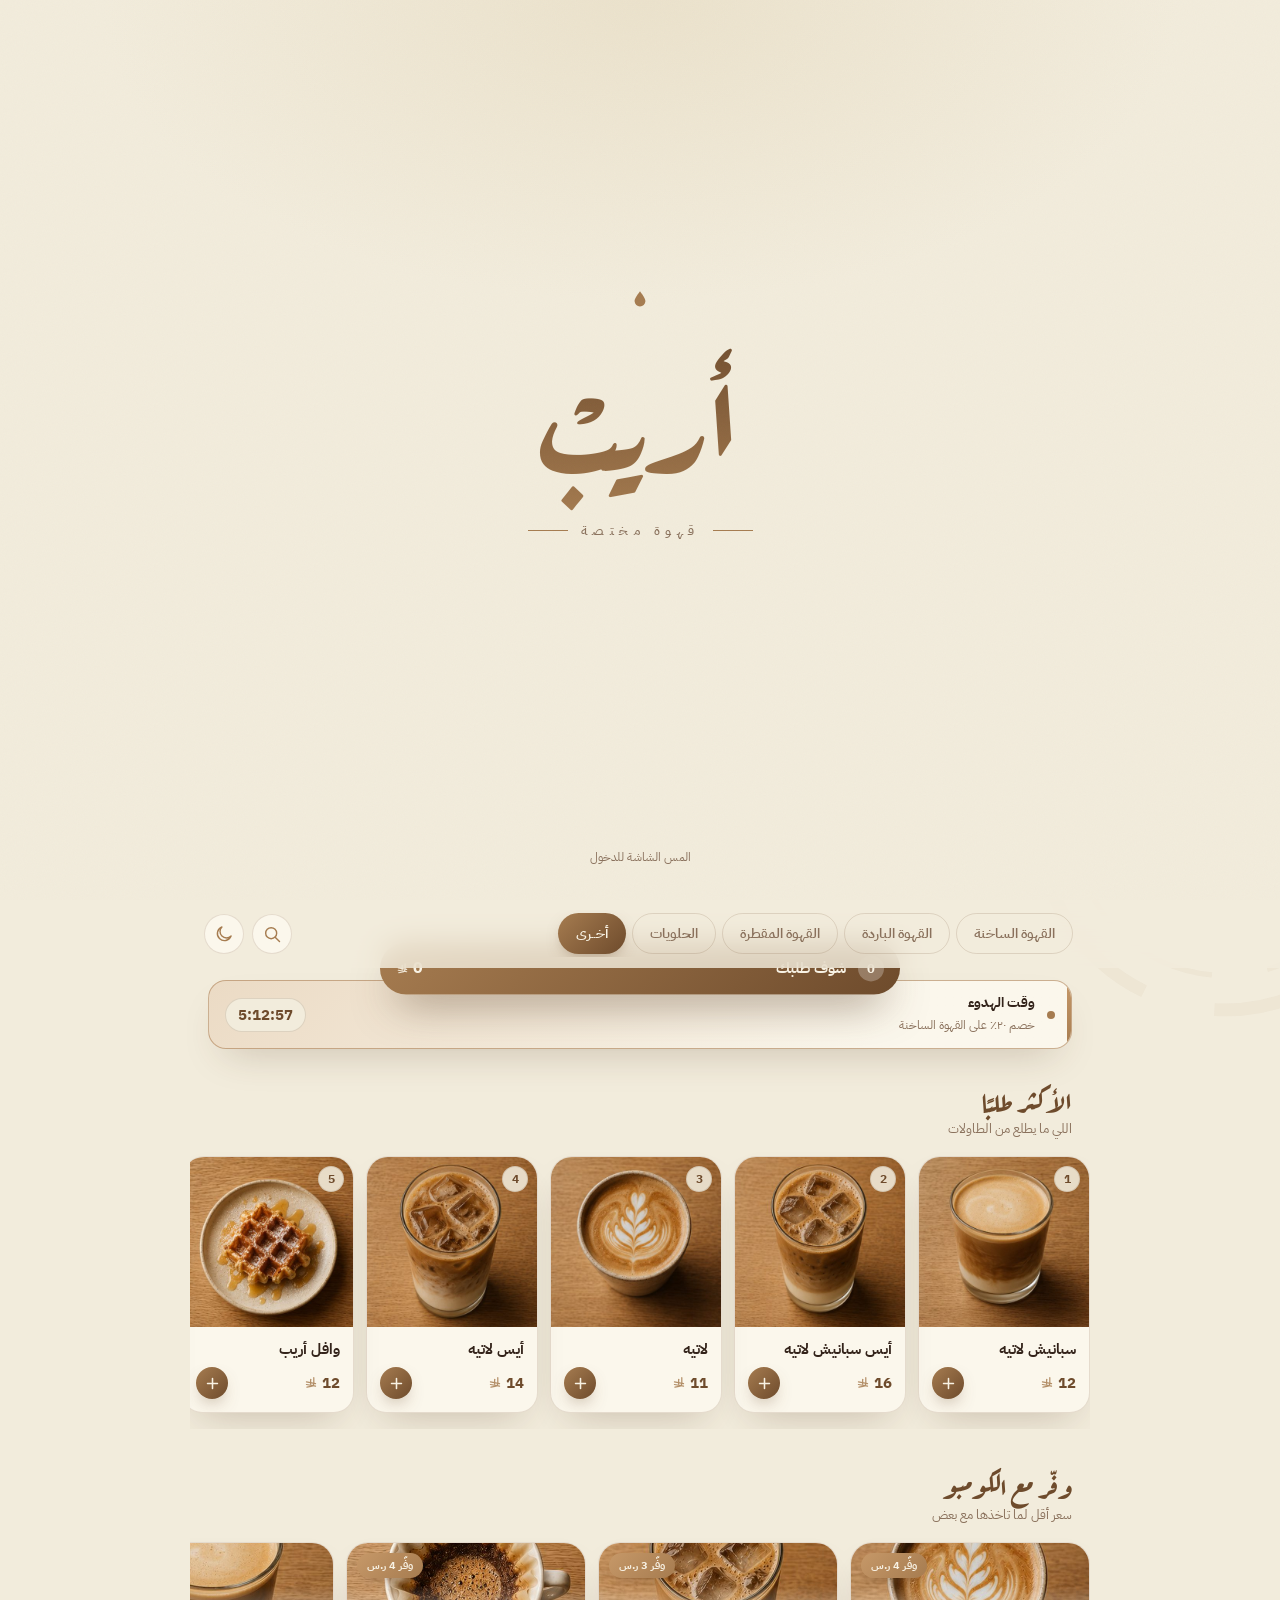
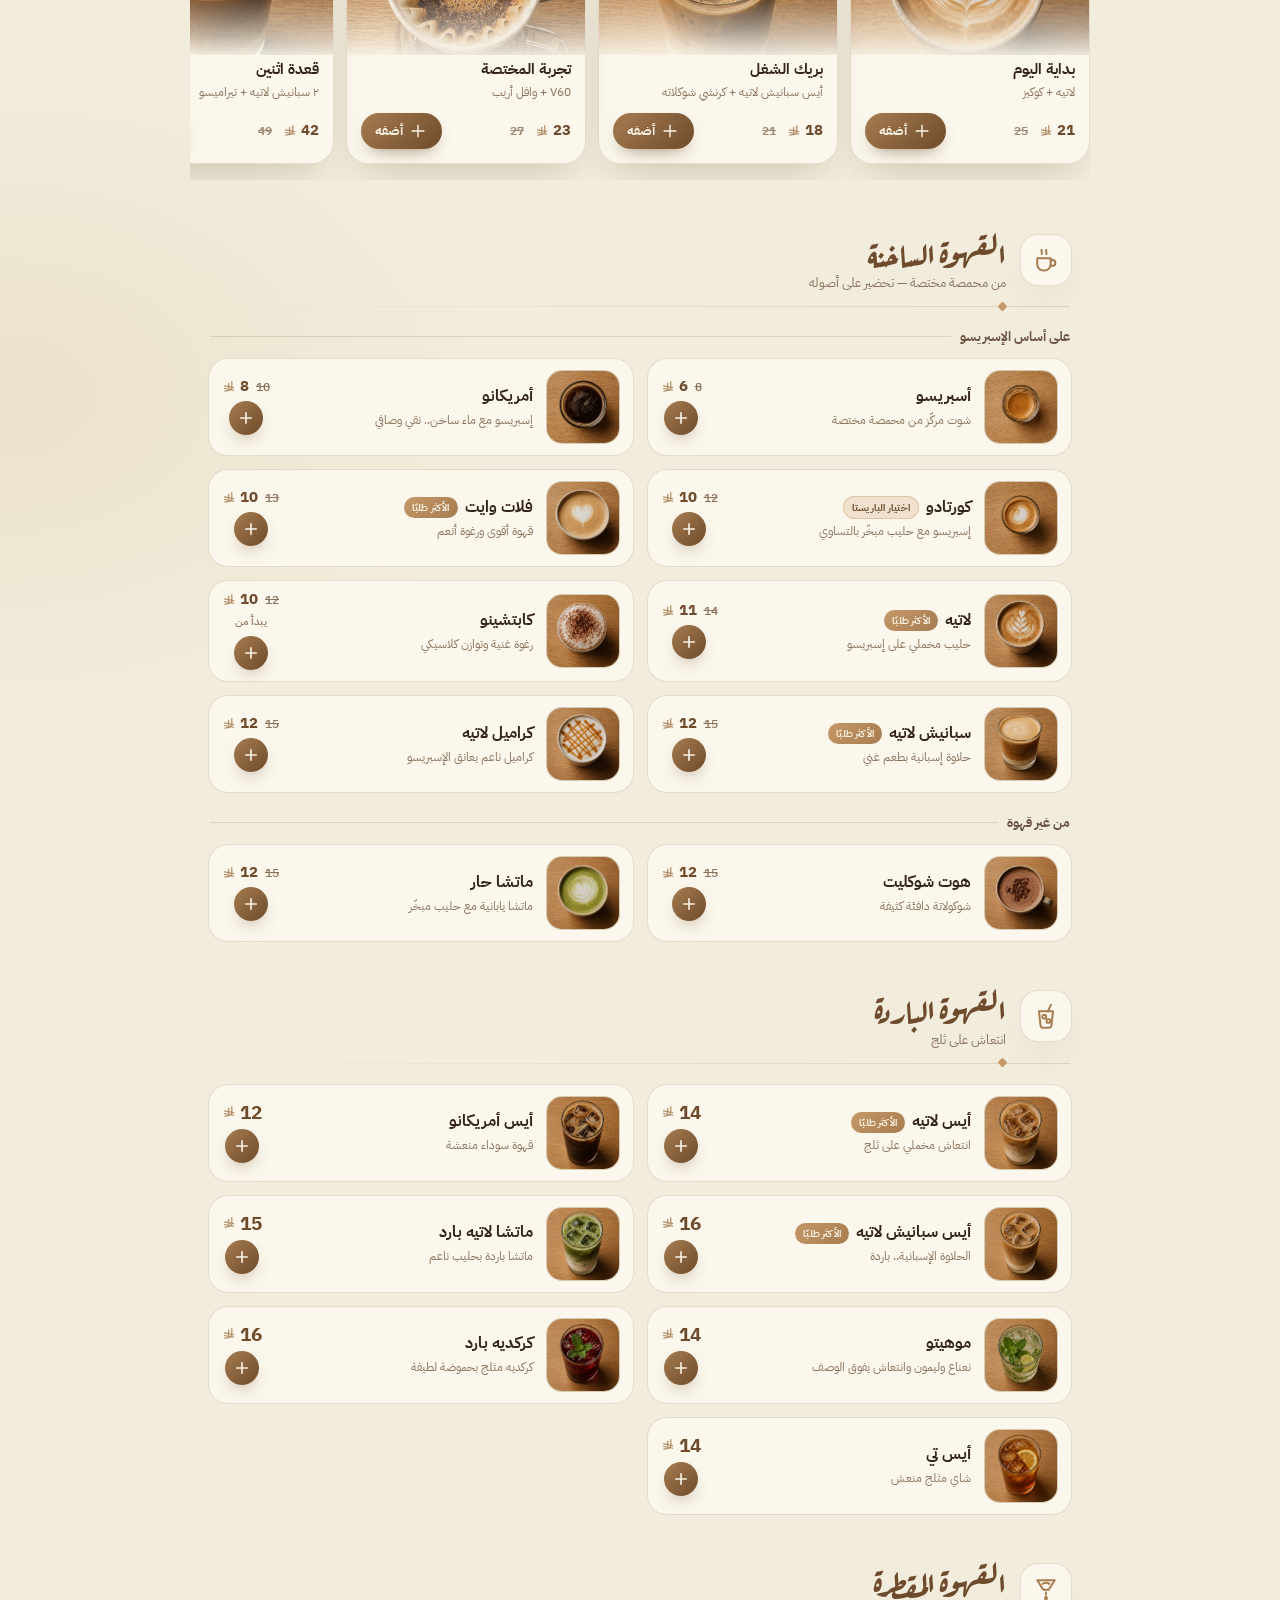
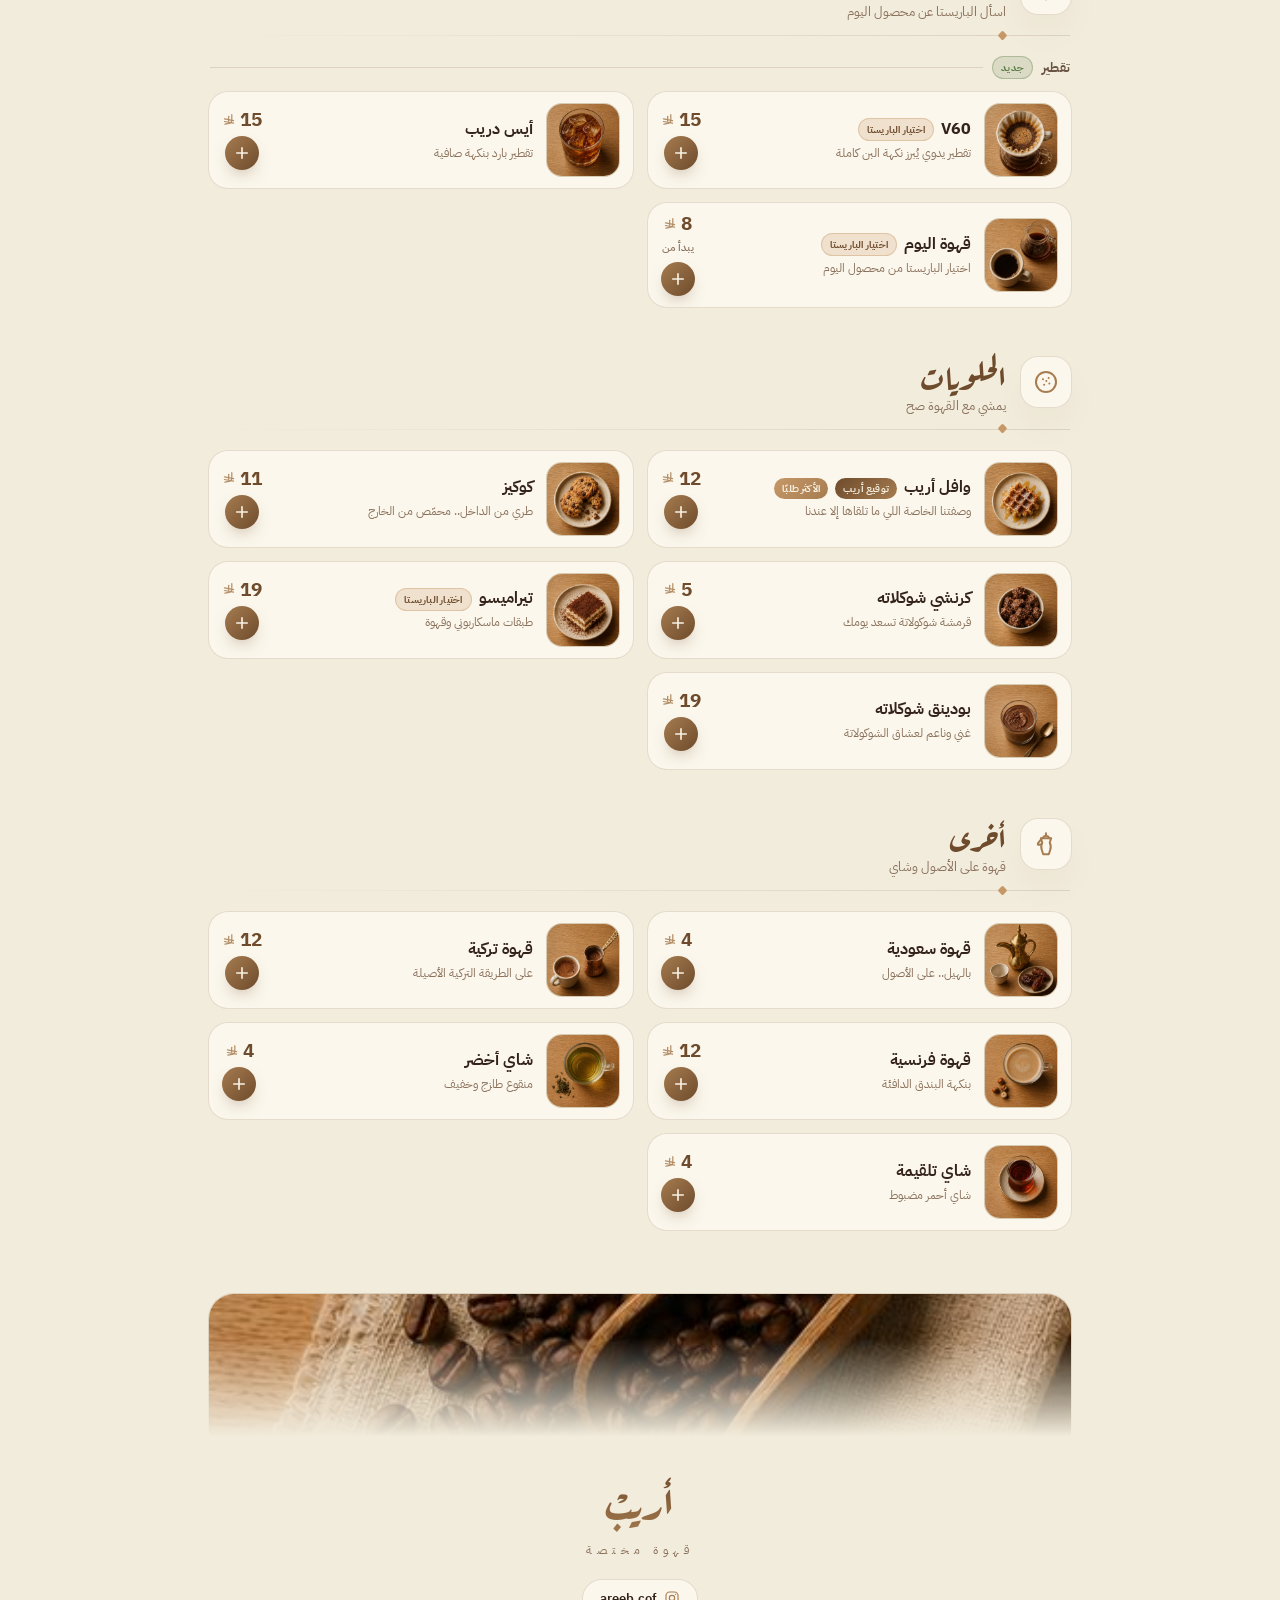
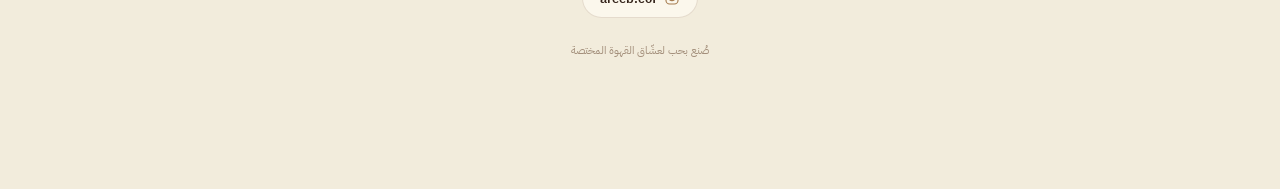
<file: index.html>
<!DOCTYPE html>
<html lang="ar" dir="rtl">
<head>
<meta charset="UTF-8">
<meta name="viewport" content="width=device-width, initial-scale=1, viewport-fit=cover">
<title>أريبْ — قهوة مختصة</title>
<meta name="description" content="منيو أريب — قهوة مختصة. اطلب من طاولتك.">
<meta property="og:title" content="أريبْ — قهوة مختصة">
<meta property="og:description" content="منيو أريب الرقمي — اختر، أضف لطلبك، وأرسله وأنت على طاولتك.">
<meta name="theme-color" content="#F2ECDC" id="metaTheme">
<link rel="icon" href="data:image/svg+xml,%3Csvg xmlns='http://www.w3.org/2000/svg' viewBox='0 0 64 64'%3E%3Crect width='64' height='64' rx='16' fill='%23F2ECDC'/%3E%3Cpath d='M32 14c7 9.6 11 15.4 11 21a11 11 0 0 1-22 0c0-5.6 4-11.4 11-21z' fill='%23A67C50'/%3E%3C/svg%3E">
<link rel="preconnect" href="https://fonts.googleapis.com">
<link rel="preconnect" href="https://fonts.gstatic.com" crossorigin>
<link href="https://fonts.googleapis.com/css2?family=Aref+Ruqaa:wght@400;700&family=IBM+Plex+Sans+Arabic:wght@300;400;500;600;700&display=swap" rel="stylesheet">
<link rel="stylesheet" href="assets/menu.css">
</head>
<body class="lock">

<div id="progress"></div>

<!-- ============ السبلاش ============ -->
<div id="splash" aria-hidden="true">
  <div class="sp-box">
    <svg class="sp-drop" viewBox="0 0 24 24"><path fill="currentColor" d="M12 3c3 4.2 5 6.8 5 9.3A5 5 0 0 1 12 17a5 5 0 0 1-5-4.7C7 9.8 9 7.2 12 3z"/></svg>
    <div class="sp-word">أريبْ</div>
    <div class="sp-tag">قهوة مختصة</div>
  </div>
  <div class="sp-hint">المس الشاشة للدخول</div>
</div>

<!-- ============ زخارف ============ -->
<svg class="stain a" viewBox="0 0 200 200" aria-hidden="true">
  <circle cx="100" cy="100" r="86" fill="none" stroke="currentColor" stroke-width="7" stroke-dasharray="180 40 90 26"/>
  <circle cx="100" cy="100" r="72" fill="none" stroke="currentColor" stroke-width="2.5" stroke-dasharray="60 30 140 22"/>
</svg>
<svg class="stain b" viewBox="0 0 200 200" aria-hidden="true">
  <circle cx="100" cy="100" r="86" fill="none" stroke="currentColor" stroke-width="6" stroke-dasharray="140 34 110 30"/>
  <circle cx="100" cy="100" r="70" fill="none" stroke="currentColor" stroke-width="2.5" stroke-dasharray="90 26 100 30"/>
</svg>

<!-- ============ الهيرو ============ -->
<header id="hero">
  <svg class="steam an" viewBox="0 0 60 46" aria-hidden="true">
    <path class="s1" d="M15 40c-4-6 4-9 0-15"/>
    <path class="s2" d="M30 42c-4-7 4-10 0-17"/>
    <path class="s3" d="M45 40c-4-6 4-9 0-15"/>
  </svg>

  <div class="hero-art an">
    <div class="arch">
      <img id="heroImg" src="assets/img/hero.jpg" alt="" fetchpriority="high" decoding="async">
      <div class="arch-veil"></div>
    </div>
  </div>

  <h1 class="wordmark an" id="wm">أريبْ</h1>
  <div class="tagline an">قهوة مختصة</div>

  <div class="hero-cta an">
    <button class="btn-ghost" id="heroOrder">
      <svg viewBox="0 0 24 24" class="ic"><path d="M4 6h2.2l2.1 9.4a2 2 0 0 0 2 1.6h6.6a2 2 0 0 0 2-1.5L20.5 9H7"/><circle cx="10.5" cy="20" r="1.1"/><circle cx="17.5" cy="20" r="1.1"/></svg>
      اطلب من طاولتك
    </button>
    <a class="btn-ghost" href="https://www.instagram.com/areeb.cof/" target="_blank" rel="noopener">
      <svg viewBox="0 0 24 24" class="ic"><rect x="3" y="3" width="18" height="18" rx="5.4"/><circle cx="12" cy="12" r="4"/><circle cx="17.3" cy="6.7" r=".9" fill="currentColor" stroke="none"/></svg>
      areeb.cof
    </a>
  </div>

  <div class="cue an">
    <span>المنيو</span>
    <svg viewBox="0 0 24 24" fill="none" stroke="currentColor" stroke-width="2" stroke-linecap="round"><path d="M6 9l6 6 6-6"/></svg>
  </div>
</header>

<!-- ============ الشريط ============ -->
<nav id="nav">
  <div class="nav-in">
    <div class="pills" id="pills"><div class="glider" id="glider"></div></div>
    <button class="nav-ico" id="searchBtn" aria-label="بحث">
      <svg viewBox="0 0 24 24" class="ic"><circle cx="11" cy="11" r="6.6"/><path d="M15.8 15.8L21 21"/></svg>
    </button>
    <button class="nav-ico" id="themeBtn" aria-label="تبديل المظهر">
      <svg id="moonIco" viewBox="0 0 24 24" class="ic"><path d="M20.5 14.5A8.5 8.5 0 1 1 9.5 3.5a7 7 0 0 0 11 11z"/></svg>
      <svg id="sunIco" style="display:none" viewBox="0 0 24 24" class="ic"><circle cx="12" cy="12" r="4.4"/><path d="M12 2.5v2.2M12 19.3v2.2M2.5 12h2.2M19.3 12h2.2M5 5l1.6 1.6M17.4 17.4L19 19M19 5l-1.6 1.6M6.6 17.4L5 19"/></svg>
    </button>
  </div>
  <div class="search-row" id="searchRow">
    <svg viewBox="0 0 24 24" class="ic"><circle cx="11" cy="11" r="6.6"/><path d="M15.8 15.8L21 21"/></svg>
    <input id="q" placeholder="دوّر على صنف…" autocomplete="off" spellcheck="false">
    <button class="nav-ico sm" id="searchClose" aria-label="إغلاق البحث">
      <svg viewBox="0 0 24 24" class="ic"><path d="M6 6l12 12M18 6L6 18"/></svg>
    </button>
  </div>
</nav>

<!-- ============ العرض ============ -->
<div id="offerBar" class="hide">
  <div class="ob-in">
    <span class="ob-dot"></span>
    <div class="ob-txt"><b id="offT"></b><span id="offB"></span></div>
    <div class="ob-cd" id="offCd">--:--</div>
  </div>
</div>

<main>
  <!-- الأكثر طلبًا -->
  <section id="featured" class="rail-sec">
    <div class="rail-head">
      <h2>الأكثر طلبًا</h2>
      <p>اللي ما يطلع من الطاولات</p>
    </div>
    <div class="rail" id="featRail"></div>
  </section>

  <!-- الكومبو -->
  <section id="combos" class="rail-sec">
    <div class="rail-head">
      <h2>وفّر مع الكومبو</h2>
      <p>سعر أقل لما تاخذها مع بعض</p>
    </div>
    <div class="rail" id="comboRail"></div>
  </section>

  <div id="menu"></div>
  <div id="qres" class="hide"></div>
</main>

<div class="end-band">
  <img src="assets/img/items/beans.jpg" alt="" loading="lazy" decoding="async">
</div>

<footer>
  <div class="fw">أريبْ</div>
  <div class="ft">قهوة مختصة</div>
  <div class="flinks" id="fLinks"></div>
  <small>صُنع بحب لعشّاق القهوة المختصة</small>
</footer>

<button id="toTop" aria-label="العودة لأعلى">
  <svg viewBox="0 0 24 24" class="ic"><path d="M12 19V5M5.5 11.5L12 5l6.5 6.5"/></svg>
</button>

<!-- ============ شريط الطلب ============ -->
<div id="bar">
  <button class="bar-in" id="barBtn">
    <span class="bar-n" id="barN">0</span>
    <span class="bar-l">شوف طلبك</span>
    <span class="bar-p"><span id="barT">0</span><svg class="sar" viewBox="0 0 24 24" aria-label="ريال"><path d="M16.8 2.8v10c0 2.9-2.1 4.6-4.8 5l-7 1.2"/><path d="M11.4 5.6v8.6"/><path d="M4.2 10.2l15.6 2.7"/><path d="M4.2 14.6l15.6 2.7"/></svg></span>
  </button>
</div>

<!-- ============ الشيتات ============ -->
<div class="sheet" id="shItem"><div class="bk"></div><div class="pn"><div class="grab"></div><div class="pn-body" id="itemBody"></div></div></div>
<div class="sheet" id="shCart"><div class="bk"></div><div class="pn"><div class="grab"></div><div class="pn-body" id="cartBody"></div></div></div>
<div class="sheet" id="shRev"><div class="bk"></div><div class="pn"><div class="grab"></div><div class="pn-body" id="revBody"></div></div></div>

<div id="toast"><span id="toastT"></span></div>

<noscript><p style="text-align:center;padding:24px">فعّل الجافاسكربت لعرض المنيو.</p></noscript>

<script src="data/menu.js"></script>
<script src="data/sales.js"></script>
<script src="assets/sys.js"></script>
<script src="assets/menu.js"></script>
</body>
</html>
</file>
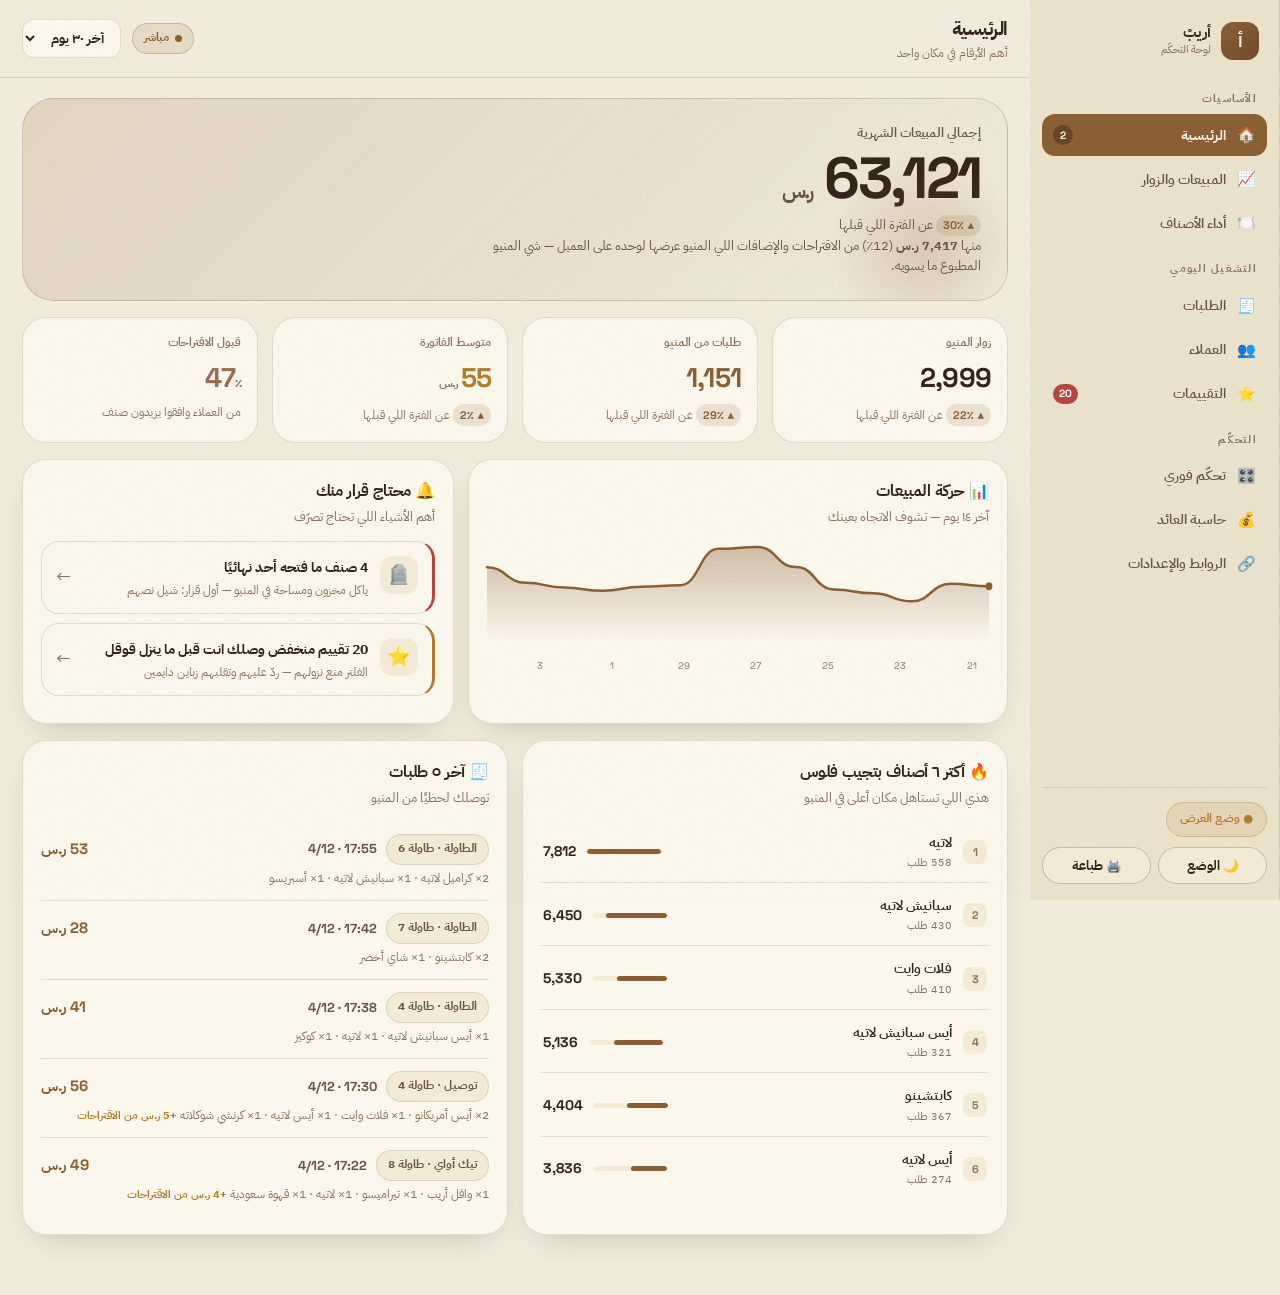
<file: owner.html>
<!DOCTYPE html>
<html lang="ar" dir="rtl" data-t="light">
<head>
<meta charset="UTF-8">
<meta name="viewport" content="width=device-width, initial-scale=1, viewport-fit=cover">
<meta name="robots" content="noindex,nofollow">
<title>لوحة التحكّم — أريبْ</title>
<meta name="theme-color" content="#F2ECDC" id="metaTheme">
<link rel="icon" href="data:image/svg+xml,%3Csvg xmlns='http://www.w3.org/2000/svg' viewBox='0 0 64 64'%3E%3Crect width='64' height='64' rx='14' fill='%236E4B2C'/%3E%3Ctext x='32' y='44' font-size='34' text-anchor='middle' fill='%23F2ECDC' font-family='serif' font-weight='bold'%3E%D8%A3%3C/text%3E%3C/svg%3E">
<link rel="preconnect" href="https://fonts.googleapis.com">
<link rel="preconnect" href="https://fonts.gstatic.com" crossorigin>
<link href="https://fonts.googleapis.com/css2?family=Aref+Ruqaa:wght@400;700&family=IBM+Plex+Sans+Arabic:wght@400;500;600;700&family=Space+Grotesk:wght@500;600;700&display=swap" rel="stylesheet">
<link rel="stylesheet" href="assets/core.css">
<link rel="stylesheet" href="assets/owner.css">
</head>
<body>

<div id="scrim" onclick="Own.menu(0)"></div>
<div id="shell">

<!-- ============ القائمة الجانبية ============ -->
<aside id="side">
  <div class="brand">
    <div class="sig">أ</div>
    <div><b id="bName">أريبْ</b><span>لوحة التحكّم</span></div>
  </div>

  <div class="navgrp">
    <div class="ttl">الأساسيات</div>
    <button class="nv on" data-p="home"  onclick="Own.go('home')"><span class="e">🏠</span> الرئيسية <span class="bdg hide" id="bdgHome">0</span></button>
    <button class="nv"    data-p="sales" onclick="Own.go('sales')"><span class="e">📈</span> المبيعات والزوار</button>
    <button class="nv"    data-p="items" onclick="Own.go('items')"><span class="e">🍽️</span> أداء الأصناف</button>
  </div>

  <div class="navgrp">
    <div class="ttl">التشغيل اليومي</div>
    <button class="nv" data-p="orders"    onclick="Own.go('orders')"><span class="e">🧾</span> الطلبات</button>
    <button class="nv" data-p="customers" onclick="Own.go('customers')"><span class="e">👥</span> العملاء</button>
    <button class="nv" data-p="reviews"   onclick="Own.go('reviews')"><span class="e">⭐</span> التقييمات <span class="bdg hide" id="bdgRev">0</span></button>
  </div>

  <div class="navgrp">
    <div class="ttl">التحكّم</div>
    <button class="nv" data-p="control" onclick="Own.go('control')"><span class="e">🎛️</span> تحكّم فوري</button>
    <button class="nv" data-p="roi"     onclick="Own.go('roi')"><span class="e">💰</span> حاسبة العائد</button>
    <button class="nv" data-p="links"   onclick="Own.go('links')"><span class="e">🔗</span> الروابط والإعدادات</button>
  </div>

  <div class="foot">
    <span class="demo-chip" id="demoChip" onclick="Own.tglDemo()">● وضع العرض</span>
    <div style="display:flex;gap:7px;margin-top:10px">
      <button class="btn btn-g btn-s" style="flex:1" onclick="Own.theme()">🌙 الوضع</button>
      <button class="btn btn-g btn-s" style="flex:1" onclick="Own.print()">🖨️ طباعة</button>
    </div>
  </div>
</aside>

<!-- ============ المحتوى ============ -->
<div id="main">

  <div id="bar2">
    <button id="burger" onclick="Own.menu(1)">☰</button>
    <div>
      <h1 id="pgTitle">الرئيسية</h1>
      <div class="sb" id="pgSub">أهم الأرقام في مكان واحد</div>
    </div>
    <div class="sp"></div>
    <span class="live"><i></i> مباشر</span>
    <select class="selr" id="range">
      <option value="7">آخر ٧ أيام</option>
      <option value="30" selected>آخر ٣٠ يوم</option>
      <option value="60">آخر ٦٠ يوم</option>
    </select>
  </div>

  <div id="page">

  <!-- ---------- الرئيسية ---------- -->
  <div class="pane on" id="p-home">
    <div class="hero-n">
      <div class="lb" id="hLb">إجمالي المبيعات الشهرية</div>
      <div class="v"><span id="hRev">0</span> <small>ر.س</small></div>
      <div class="d" id="hD"></div>
    </div>

    <div class="grid g4" style="margin-bottom:16px">
      <div class="kpi"><div class="lb">زوار المنيو</div><div class="v" id="kVis">0</div><div class="d" id="kVisD"></div></div>
      <div class="kpi acc"><div class="lb">طلبات من المنيو</div><div class="v" id="kOrd">0</div><div class="d" id="kOrdD"></div></div>
      <div class="kpi am"><div class="lb">متوسط الفاتورة</div><div class="v"><span id="kAvg">0</span><small> ر.س</small></div><div class="d" id="kAvgD"></div></div>
      <div class="kpi vi"><div class="lb">قبول الاقتراحات</div><div class="v"><span id="kUp">0</span><small>٪</small></div><div class="d">من العملاء وافقوا يزيدون صنف</div></div>
    </div>

    <div class="grid g2" style="margin-bottom:16px;grid-template-columns:1.25fr 1fr">
      <div class="card">
        <h3>📊 حركة المبيعات</h3>
        <div class="sub">آخر ١٤ يوم — تشوف الاتجاه بعينك</div>
        <svg class="spark" id="spark" viewBox="0 0 600 110" preserveAspectRatio="none"></svg>
        <div class="axis" id="sparkAxis" style="margin-top:8px"></div>
      </div>
      <div class="card">
        <h3>🔔 محتاج قرار منك</h3>
        <div class="sub">أهم الأشياء اللي تحتاج تصرّف</div>
        <div id="alerts"></div>
      </div>
    </div>

    <div class="grid g2">
      <div class="card">
        <h3>🔥 أكتر ٦ أصناف بتجيب فلوس</h3>
        <div class="sub">هذي اللي تستاهل مكان أعلى في المنيو</div>
        <div class="rows" id="homeTop"></div>
      </div>
      <div class="card">
        <h3>🧾 آخر ٥ طلبات</h3>
        <div class="sub">توصلك لحظيًا من المنيو</div>
        <div id="homeOrders"></div>
      </div>
    </div>
  </div>

  <!-- ---------- المبيعات ---------- -->
  <div class="pane" id="p-sales">
    <div class="grid g4" style="margin-bottom:16px">
      <div class="kpi acc"><div class="lb">إجمالي المبيعات</div><div class="v"><span id="sRev">0</span><small> ر.س</small></div><div class="d" id="sRevD"></div></div>
      <div class="kpi"><div class="lb">إيراد الاقتراحات</div><div class="v"><span id="sUp">0</span><small> ر.س</small></div><div class="d">«يمشي مع»</div></div>
      <div class="kpi"><div class="lb">إيراد الإضافات</div><div class="v"><span id="sAd">0</span><small> ر.س</small></div><div class="d">اللي الكاشير ينساها</div></div>
      <div class="kpi am"><div class="lb">تحويل الزائر لطلب</div><div class="v"><span id="sConv">0</span><small>٪</small></div><div class="d">من كل ١٠٠ زائر</div></div>
    </div>

    <div class="grid g2" style="margin-bottom:16px">
      <div class="card">
        <h3>⏰ ساعات الذروة</h3>
        <div class="sub">متى الناس تفتح المنيو — ظبّط الشفتات والعروض على كذا</div>
        <div class="bars" id="hourBars"></div>
        <div class="axis" id="hourAxis"></div>
        <div class="note" id="peakMsg"></div>
      </div>
      <div class="card">
        <h3>📅 أيام الأسبوع</h3>
        <div class="sub">أقوى وأضعف يوم — حط العرض في اليوم الميت</div>
        <div class="bars" id="dowBars"></div>
        <div class="axis" id="dowAxis"></div>
        <div class="note" id="dowMsg"></div>
      </div>
    </div>

    <div class="grid g2">
      <div class="card">
        <h3>🎯 رحلة العميل</h3>
        <div class="sub">من أول ما فتح المنيو لين أرسل الطلب — تشوف وين يوقع بالضبط</div>
        <div class="fn" id="funnel"></div>
      </div>
      <div class="card">
        <h3>🍽️ الإيراد حسب القسم</h3>
        <div class="sub">أي قسم يجيب فلوس فعلًا</div>
        <div class="rows" id="secRev"></div>
      </div>
    </div>
  </div>

  <!-- ---------- الأصناف ---------- -->
  <div class="pane" id="p-items">
    <div class="grid g2" style="margin-bottom:16px">
      <div class="card">
        <h3>👀 الأكثر مشاهدة</h3>
        <div class="sub">الناس تفتحها كثير — تستاهل صورة أحسن ومكان أعلى</div>
        <div class="rows" id="topViews"></div>
      </div>
      <div class="card">
        <h3>💸 الأكثر إيرادًا</h3>
        <div class="sub">مو دايمًا نفس اللي ينشاف — الفرق بينهم فرصة</div>
        <div class="rows" id="topRev"></div>
      </div>
    </div>

    <div class="card" style="margin-bottom:16px">
      <h3>⚠️ اتشاف كتير… ومحدش طلبه</h3>
      <div class="sub">الصنف جذّاب في الاسم بس يخسر عند لحظة القرار — يعني السعر عالي أو الوصف ضعيف</div>
      <div class="rows" id="leak"></div>
    </div>

    <div class="card">
      <h3>🪦 الأصناف الميتة — <span id="deadN" style="color:var(--red)">0</span> صنف</h3>
      <div class="sub">ولا أحد فتحها ولا مرة في الفترة هذي. تاكل مخزون ومساحة في المنيو وذهن العميل.</div>
      <div class="dead" id="deadList"></div>
      <div class="note">قرار سريع: <b>شيل نصهم</b> — المنيو يقصر ← العميل يقرر أسرع ومتوسط الفاتورة يرتفع.</div>
    </div>
  </div>

  <!-- ---------- الطلبات ---------- -->
  <div class="pane" id="p-orders">
    <div class="grid g4" style="margin-bottom:16px">
      <div class="kpi"><div class="lb">عدد الطلبات</div><div class="v" id="oCount">0</div></div>
      <div class="kpi acc"><div class="lb">قيمتها</div><div class="v"><span id="oValue">0</span><small> ر.س</small></div></div>
      <div class="kpi am"><div class="lb">متوسط الفاتورة</div><div class="v"><span id="oAvg">0</span><small> ر.س</small></div></div>
      <div class="kpi vi"><div class="lb">الطاولة / تيك أواي / توصيل</div><div class="v" style="font-size:18px" id="oModes">—</div></div>
    </div>
    <div class="card">
      <h3>🧾 كل الطلبات</h3>
      <div class="sub">كل طلب انرسل من المنيو — بالطاولة والقيمة والأصناف</div>
      <div id="ordersList" style="max-height:640px;overflow-y:auto"></div>
    </div>
  </div>

  <!-- ---------- العملاء ---------- -->
  <div class="pane" id="p-customers">
    <div class="grid g3" style="margin-bottom:16px">
      <div class="kpi acc"><div class="lb">أرقام في قاعدتك</div><div class="v" id="cCount">0</div><div class="d">أصل تملكه انت</div></div>
      <div class="kpi"><div class="lb">متوسط ما ينفقه العميل</div><div class="v"><span id="cAvg">0</span><small> ر.س</small></div></div>
      <div class="kpi am"><div class="lb">عملاء متكررين</div><div class="v" id="cRep">0</div><div class="d">طلبوا أكثر من مرة</div></div>
    </div>
    <div class="card">
      <h3>👥 قاعدة عملائك</h3>
      <div class="sub">أرقام تجمّعت من المنيو — تقدر ترسل لهم عرض في أي وقت بضغطة</div>
      <input class="sfld" id="cSearch" placeholder="🔍 دوّر باسم أو رقم…">
      <div id="cusList" style="max-height:520px;overflow-y:auto"></div>
      <div style="display:flex;gap:8px;margin-top:14px" class="no-print">
        <button class="btn btn-p btn-s" onclick="Own.exportCsv()">⬇️ تنزيل الأرقام (CSV)</button>
        <button class="btn btn-g btn-s" onclick="Own.blast()">📣 ابعت عرض للكل</button>
      </div>
    </div>
  </div>

  <!-- ---------- التقييمات ---------- -->
  <div class="pane" id="p-reviews">
    <div class="grid g3" style="margin-bottom:16px">
      <div class="kpi acc"><div class="lb">متوسط التقييم</div><div class="v"><span id="rAvg">0</span><small>/5</small></div><div class="d" id="rCount"></div></div>
      <div class="kpi"><div class="lb">راحت لقوقل</div><div class="v" id="rGoogle">0</div><div class="d">تقييمات عالية نشرت برا</div></div>
      <div class="kpi am"><div class="lb">انمسكت قبل قوقل</div><div class="v" id="rOwner">0</div><div class="d">وصلتك انت أول</div></div>
    </div>
    <div class="card">
      <h3>⭐ كل التقييمات</h3>
      <div class="sub">اللي ٤ نجوم وفوق يروح لقوقل — واللي تحته يوصلك انت بس قبل ما ينشر</div>
      <div id="revList" style="max-height:600px;overflow-y:auto"></div>
    </div>
  </div>

  <!-- ---------- تحكّم فوري ---------- -->
  <div class="pane" id="p-control">
    <div class="grid g2" style="margin-bottom:16px">
      <div class="card">
        <h3>🔴 خلص الصنف</h3>
        <div class="sub">اقفل أي صنف خلص — يختفي من منيو العميل في ثانية، بدون إعادة طباعة</div>
        <input class="sfld" id="soSearch" placeholder="🔍 دوّر على الصنف…">
        <div id="soList" style="max-height:420px;overflow-y:auto"></div>
      </div>
      <div>
        <div class="card" style="margin-bottom:14px">
          <h3>🔥 عرض النهاردة</h3>
          <div class="sub">يظهر فوق المنيو بعدّاد وقت — الاستعجال يرفع الطلب</div>
          <div class="ctl"><div class="nm"><b>تشغيل العرض</b><span>يظهر للعميل فورًا</span></div><div class="sw" id="swOffer" onclick="Own.tglOffer()"><i></i></div></div>
          <div style="margin-top:12px">
            <input class="sfld" id="offT" placeholder="عنوان العرض">
            <input class="sfld" id="offB" placeholder="تفاصيل العرض" style="margin-bottom:12px">
            <button class="btn btn-p btn-block btn-s" onclick="Own.saveOffer()">حفظ وتحديث المنيو</button>
          </div>
        </div>
        <div class="card">
          <h3>💵 تغيير سعر</h3>
          <div class="sub">السعر يتغيّر عند العميل لحظيًا</div>
          <input class="sfld" id="prSearch" placeholder="🔍 دوّر على الصنف…">
          <div id="prList" style="max-height:270px;overflow-y:auto"></div>
        </div>
      </div>
    </div>
  </div>

  <!-- ---------- حاسبة العائد ---------- -->
  <div class="pane" id="p-roi">
    <div class="card" style="margin-bottom:16px">
      <h3>💰 السيستم يرجّع فلوسه في كم يوم؟</h3>
      <div class="sub">غيّر الأرقام بأرقام مكانك — الحساب يتظبط لحظيًا</div>
      <div class="cr"><label>عدد الطلبات في اليوم</label><input id="rOrd" type="number" value="55"></div>
      <div class="cr"><label>متوسط الفاتورة الحالي (ر.س)</label><input id="rAvg2" type="number" value="22"></div>
      <div class="cr"><label>الزيادة المتوقعة في الفاتورة (ر.س)</label><input id="rUp2" type="number" value="1.5"></div>
      <div class="cr"><label>سعر السيستم في السنة (ر.س)</label><input id="rPrice" type="number" value="1200"></div>
      <div class="cout">
        <div class="lb">الزيادة في المبيعات شهريًا</div>
        <div class="v"><span id="oMonth">0</span> ر.س</div>
        <div class="d">
          سنويًا <b id="oYear">0</b> ر.س · يرجّع تكلفته في <b id="oDays">0</b> يوم · العائد <b id="oRoi">0</b>×
        </div>
        <div class="d" style="border-top:1px solid var(--line);margin-top:12px;padding-top:10px">
          وحتى لو الزيادة طلعت <b>نص</b> الرقم ده بس: <b id="oHalf">0</b> ر.س شهريًا — وبرضه يرجّع تكلفته في <b id="oHalfD">0</b> يوم
        </div>
      </div>
      <div class="note">الحساب مبني على زيادة متوسط الفاتورة بس. ما هو محسوب فيه: الأصناف الميتة اللي بتوفّرها، ولا العملاء اللي بيرجعون بالكوبون والولاء، ولا تقييمات قوقل اللي بتجيب زباين جدد.</div>
    </div>

    <div class="grid g3">
      <div class="card"><h3>📉 قبل السيستم</h3><div class="rows" id="before"></div></div>
      <div class="card"><h3>📈 بعد السيستم</h3><div class="rows" id="after"></div></div>
      <div class="card"><h3>🧾 اللي بتاخده</h3><div class="rows" id="whatyouget"></div></div>
    </div>
  </div>

  <!-- ---------- الروابط ---------- -->
  <div class="pane" id="p-links">
    <div class="grid g2" style="margin-bottom:16px">
      <div class="card">
        <h3>🔗 روابطك</h3>
        <div class="sub">لينك للعميل على الطاولة، ولينك ثاني لك انت بس</div>
        <div class="rows" id="links"></div>
      </div>
      <div class="card">
        <h3>📱 كود الـ QR</h3>
        <div class="sub">اطبعه وحطه على الطاولات — العميل يصوّره ويفتح المنيو</div>
        <div id="qr" style="display:grid;place-items:center;padding:14px"></div>
        <div class="note">الكود ده بيولّد من لينك المنيو الحالي.</div>
      </div>
    </div>
    <div class="card">
      <h3>⚙️ إعدادات سريعة</h3>
      <div class="sub">اللي يتغيّر كثير — الباقي في ملف <span class="mono">data/sales.js</span></div>
      <div class="rows" id="settings"></div>
      <div style="display:flex;gap:8px;margin-top:14px" class="no-print">
        <button class="btn btn-g btn-s" onclick="Own.reseed()">🔄 إعادة توليد بيانات العرض</button>
        <button class="btn btn-g btn-s" onclick="Own.reset()">🗑️ مسح كل البيانات</button>
      </div>
    </div>
  </div>

  </div><!-- /page -->
</div><!-- /main -->
</div><!-- /shell -->

<script src="data/menu.js"></script>
<script src="data/sales.js"></script>
<script src="assets/sys.js"></script>
<script src="assets/owner.js"></script>
</body>
</html>
</file>
<file: assets/menu.css>
/* ============================================================
   أريبْ — منيو + سيستم طلبات
   الهوية كلها من منيو أريب الأول: كريمي × بني × ذهبي،
   Aref Ruqaa للوردمارك، فاتح افتراضي + داكن إسبريسو.
   ============================================================ */

*{margin:0;padding:0;box-sizing:border-box;-webkit-tap-highlight-color:transparent}

:root{
  --bg:#F2ECDC; --bg2:#EBE2CC; --card:#FBF7EC; --card2:#F4EBD6;
  --ink:#33231A; --mut:#8A715C; --mut2:#6B5443;
  --br:#A67C50; --deep:#6E4B2C; --gold:#C69868;
  --line:rgba(110,75,44,.16); --line2:rgba(110,75,44,.30);
  --on:#F8F2E4;
  --ok:#5A7C46; --warn:#B07C2E; --bad:#B4453F;
  --shadow:0 18px 40px -18px rgba(80,52,28,.28);
  --shadow-lg:0 30px 70px -26px rgba(80,52,28,.45);
  --nav:rgba(242,236,220,.82);
  --sheet-bk:rgba(52,34,18,.44);
  --arch:999px 999px 24px 24px / 34% 34% 4% 4%;
  --fd:'Aref Ruqaa',serif;
}
[data-theme="dark"]{
  --bg:#161009; --bg2:#1D140C; --card:#221912; --card2:#2B2017;
  --ink:#F0E6D3; --mut:#B49877; --mut2:#C6AC8B;
  --br:#C99C6B; --deep:#E4C395; --gold:#D8B183;
  --line:rgba(220,180,130,.14); --line2:rgba(220,180,130,.26);
  --on:#1A1108;
  --ok:#9DC48A; --warn:#D8B183; --bad:#E0827D;
  --shadow:0 18px 40px -18px rgba(0,0,0,.65);
  --shadow-lg:0 30px 70px -24px rgba(0,0,0,.78);
  --nav:rgba(22,16,9,.82);
  --sheet-bk:rgba(0,0,0,.6);
}

html{scroll-behavior:smooth;overflow-x:clip}
body{
  font-family:'IBM Plex Sans Arabic',system-ui,sans-serif;
  background:
    radial-gradient(1100px 500px at 85% -5%, var(--bg2), transparent 60%),
    radial-gradient(900px 600px at 0% 40%, var(--bg2), transparent 55%),
    var(--bg);
  color:var(--ink);
  min-height:100svh;
  transition:background .5s ease,color .5s ease;
  overflow-x:clip;
}
body.lock,body.sheet-open{overflow:hidden}
body::after{
  content:"";position:fixed;inset:0;z-index:200;pointer-events:none;opacity:.05;
  background:url("data:image/svg+xml,%3Csvg xmlns='http://www.w3.org/2000/svg' width='160' height='160'%3E%3Cfilter id='n'%3E%3CfeTurbulence type='fractalNoise' baseFrequency='0.9' numOctaves='2'/%3E%3C/filter%3E%3Crect width='160' height='160' filter='url(%23n)' opacity='.6'/%3E%3C/svg%3E");
}
[data-theme="dark"] body::after{opacity:.07}
::selection{background:var(--br);color:var(--bg)}
img{display:block;max-width:100%}
button,input,textarea{font-family:inherit;font-size:inherit;color:inherit}
button{cursor:pointer;border:0;background:none}
a{color:inherit;text-decoration:none}
.hide{display:none!important}
::-webkit-scrollbar{width:8px;height:8px}
::-webkit-scrollbar-thumb{background:var(--line2);border-radius:99px}
::-webkit-scrollbar-track{background:transparent}

svg.ic{width:20px;height:20px;fill:none;stroke:currentColor;stroke-width:1.7;
  stroke-linecap:round;stroke-linejoin:round;flex:0 0 auto}

/* ================= شريط التقدّم ================= */
#progress{position:fixed;top:0;right:0;height:3px;width:100%;z-index:90;
  background:linear-gradient(270deg,var(--gold),var(--br));border-radius:0 0 0 4px;
  transform:scaleX(0);transform-origin:right;transition:transform .1s linear}

/* ================= السبلاش ================= */
#splash{position:fixed;inset:0;z-index:150;display:grid;place-items:center;
  background:radial-gradient(900px 500px at 50% 0%, var(--bg2), transparent 60%), var(--bg);
  cursor:pointer;transition:transform .85s cubic-bezier(.76,0,.24,1),opacity .85s ease}
#splash.bye{transform:translateY(-100%);opacity:.98}
.sp-box{display:flex;flex-direction:column;align-items:center;gap:10px;transform:translateY(-4vh)}
.sp-drop{width:26px;height:26px;color:var(--br);opacity:0;
  animation:dropIn .55s cubic-bezier(.34,1.56,.64,1) .75s forwards}
@keyframes dropIn{0%{opacity:0;transform:translateY(-46px) scale(.6)}70%{opacity:1;transform:translateY(4px) scale(1.05,.9)}100%{opacity:1;transform:translateY(0) scale(1)}}
.sp-word{font-family:var(--fd);font-weight:700;line-height:1.1;
  font-size:clamp(72px,20vw,130px);padding:.12em .12em .32em;margin-bottom:-.22em;
  background:linear-gradient(180deg,var(--deep),var(--br));
  -webkit-background-clip:text;background-clip:text;
  color:transparent;-webkit-text-fill-color:transparent;
  clip-path:inset(-12% -8% -12% 100%);filter:blur(6px);
  animation:writeIn 1s cubic-bezier(.65,0,.35,1) .15s forwards}
@keyframes writeIn{to{clip-path:inset(-12% -8% -12% -8%);filter:blur(0)}}
.sp-tag{display:flex;align-items:center;gap:13px;color:var(--mut);
  font-size:13px;letter-spacing:5.5px;font-weight:500;opacity:0;
  margin-top:clamp(8px,1.8vw,16px);
  animation:fadeUp .7s ease 1.25s forwards}
.sp-tag::before,.sp-tag::after{content:"";height:1px;width:0;background:var(--br);
  animation:lineGrow .7s ease 1.35s forwards}
@keyframes lineGrow{to{width:40px}}
@keyframes fadeUp{from{opacity:0;transform:translateY(12px)}to{opacity:1;transform:translateY(0)}}
.sp-hint{position:absolute;bottom:34px;color:var(--mut);font-size:12px;opacity:0;
  animation:fadeUp .6s ease 1.9s forwards}

/* ================= زخارف ================= */
.stain{position:fixed;pointer-events:none;z-index:0;color:var(--br);opacity:.06}
.stain.a{width:340px;top:-90px;left:-110px}
.stain.b{width:430px;bottom:-140px;right:-160px;opacity:.05}
.bean{position:fixed;z-index:0;pointer-events:none;color:var(--br);opacity:.12}
.bean svg{display:block;animation:beanFloat var(--t,7s) ease-in-out infinite alternate}
@keyframes beanFloat{from{transform:translateY(-8px) rotate(var(--r,-12deg))}to{transform:translateY(10px) rotate(calc(var(--r,-12deg) + 16deg))}}

/* ================= الهيرو ================= */
#hero{position:relative;z-index:2;display:flex;flex-direction:column;
  align-items:center;justify-content:center;text-align:center;
  padding:24px 20px 74px;min-height:100svh}
#hero .an{opacity:0;transform:translateY(18px);
  transition:opacity .9s ease,transform .9s cubic-bezier(.2,.7,.2,1)}
body.go #hero .an{opacity:1;transform:translateY(0)}
body.go #hero .an:nth-child(2){transition-delay:.10s}
body.go #hero .an:nth-child(3){transition-delay:.30s}
body.go #hero .an:nth-child(4){transition-delay:.42s}
body.go #hero .an:nth-child(5){transition-delay:.54s}
body.go #hero .an:nth-child(6){transition-delay:.66s}

.steam{width:66px;height:44px;color:var(--br);overflow:visible;margin-bottom:6px}
.steam path{fill:none;stroke:currentColor;stroke-width:2.2;stroke-linecap:round;opacity:0;
  animation:steam 3.2s ease-in-out infinite}
.steam .s2{animation-delay:.9s}.steam .s3{animation-delay:1.7s}
@keyframes steam{0%{opacity:0;transform:translateY(8px)}35%{opacity:.55}100%{opacity:0;transform:translateY(-12px)}}

.hero-art{width:min(540px,86vw);position:relative}
.arch{position:relative;overflow:hidden;border-radius:var(--arch);
  box-shadow:var(--shadow-lg);border:1px solid var(--line);
  aspect-ratio:16/11;background:var(--bg2)}
.arch::after{content:"";position:absolute;inset:0;border-radius:inherit;
  box-shadow:inset 0 0 0 6px color-mix(in srgb,var(--bg) 62%,transparent);pointer-events:none}
.arch img{width:100%;height:100%;object-fit:cover;
  transform:scale(1.12);animation:slowZoom 14s ease-out forwards}
@keyframes slowZoom{to{transform:scale(1)}}
.arch-veil{position:absolute;inset:0;
  background:linear-gradient(to top,var(--bg) 1%,color-mix(in srgb,var(--bg) 42%,transparent) 26%,transparent 62%)}

.wordmark{font-family:var(--fd);font-weight:700;line-height:1.15;
  font-size:clamp(64px,17vw,112px);margin-top:-.34em;
  padding:.1em .12em .3em;margin-bottom:-.24em;position:relative;
  background:linear-gradient(180deg,var(--deep),var(--br));
  -webkit-background-clip:text;background-clip:text;
  color:transparent;-webkit-text-fill-color:transparent;
  will-change:transform,opacity}
.tagline{display:flex;align-items:center;gap:13px;color:var(--mut);letter-spacing:6px;
  font-size:13px;font-weight:500;margin-top:clamp(16px,2.8vw,28px)}
.tagline::before,.tagline::after{content:"";height:1px;width:40px;background:linear-gradient(90deg,transparent,var(--br))}
.tagline::after{background:linear-gradient(270deg,transparent,var(--br))}

.hero-cta{display:flex;gap:10px;margin-top:24px;flex-wrap:wrap;justify-content:center}
.btn-ghost{display:inline-flex;align-items:center;gap:8px;padding:11px 20px;border-radius:100px;
  border:1px solid var(--line2);background:var(--card);color:var(--ink);
  font-size:13.5px;font-weight:600;box-shadow:var(--shadow);
  transition:transform .35s cubic-bezier(.34,1.56,.64,1),border-color .3s,background .3s}
.btn-ghost .ic{width:17px;height:17px;color:var(--br)}
.btn-ghost:hover{transform:translateY(-3px);border-color:var(--gold)}
.btn-ghost:first-child{background:linear-gradient(135deg,var(--br),var(--deep));color:var(--on);border-color:transparent}
.btn-ghost:first-child .ic{color:currentColor}

.cue{position:absolute;bottom:22px;color:var(--mut);display:flex;flex-direction:column;
  align-items:center;gap:6px;font-size:12px}
.cue svg{width:20px;height:20px;animation:cueBob 1.8s ease-in-out infinite}
@keyframes cueBob{0%,100%{transform:translateY(0);opacity:.5}50%{transform:translateY(6px);opacity:1}}

/* ================= الشريط ================= */
#nav{position:sticky;top:0;z-index:80;background:var(--nav);
  backdrop-filter:blur(14px);-webkit-backdrop-filter:blur(14px);
  border-bottom:1px solid transparent;transition:border-color .3s,box-shadow .3s}
#nav.stuck{border-color:var(--line);box-shadow:0 10px 30px -18px rgba(60,38,18,.35)}
.nav-in{display:flex;align-items:center;gap:8px;padding:10px 14px;
  max-width:900px;margin:0 auto}
.pills{position:relative;display:flex;gap:6px;overflow-x:auto;scrollbar-width:none;flex:1;padding:3px}
.pills::-webkit-scrollbar{display:none}
.pill{position:relative;z-index:1;flex:0 0 auto;border:1px solid var(--line);background:transparent;
  color:var(--mut);font-size:13.5px;font-weight:600;
  padding:9px 17px;border-radius:100px;white-space:nowrap;
  transition:color .3s,border-color .3s}
.pill.on{color:var(--on);border-color:transparent}
.glider{position:absolute;top:3px;left:0;height:calc(100% - 6px);width:0;z-index:0;
  background:linear-gradient(135deg,var(--br),var(--deep));border-radius:100px;
  transition:left .45s cubic-bezier(.65,0,.35,1),width .45s cubic-bezier(.65,0,.35,1);
  box-shadow:0 6px 16px -6px rgba(110,75,44,.5)}
.nav-ico{flex:0 0 auto;width:40px;height:40px;border-radius:50%;border:1px solid var(--line);
  background:var(--card);color:var(--br);display:grid;place-items:center;
  transition:transform .4s cubic-bezier(.34,1.56,.64,1),border-color .3s}
.nav-ico:active{transform:scale(.88)}
.nav-ico:hover{border-color:var(--gold)}
.nav-ico.sm{width:32px;height:32px}
.nav-ico.sm .ic{width:16px;height:16px}
#themeBtn:active{transform:scale(.88) rotate(-30deg)}

.search-row{display:none;align-items:center;gap:10px;padding:0 18px 12px;
  max-width:900px;margin:0 auto;color:var(--mut)}
#nav.searching .search-row{display:flex;animation:fadeUp .35s ease}
#nav.searching .pills,#nav.searching #searchBtn{display:none}
.search-row input{flex:1;border:0;background:transparent;font-size:15px;font-weight:500;outline:none;padding:6px 0}
.search-row input::placeholder{color:var(--mut);opacity:.75}

/* ================= شريط العرض ================= */
#offerBar{position:relative;z-index:2;padding:12px 18px 0;max-width:900px;margin:0 auto}
.ob-in{position:relative;display:flex;align-items:center;gap:12px;padding:12px 16px;border-radius:18px;
  background:linear-gradient(135deg,color-mix(in srgb,var(--gold) 30%,var(--card)),var(--card) 78%);
  border:1px solid color-mix(in srgb,var(--gold) 45%,var(--line2));box-shadow:var(--shadow);overflow:hidden}
.ob-in::before{content:"";position:absolute;inset-inline-start:0;top:0;bottom:0;width:4px;
  background:linear-gradient(var(--gold),var(--br))}
.ob-dot{width:8px;height:8px;border-radius:50%;background:var(--br);flex:0 0 auto;
  box-shadow:0 0 0 0 color-mix(in srgb,var(--br) 60%,transparent);animation:pulseDot 2s infinite}
@keyframes pulseDot{70%{box-shadow:0 0 0 9px transparent}100%{box-shadow:0 0 0 0 transparent}}
.ob-txt{flex:1;min-width:0;line-height:1.45}
.ob-txt b{display:block;font-size:14px}
.ob-txt span{font-size:12px;color:var(--mut)}
.ob-cd{font-weight:700;font-size:15px;color:var(--deep);font-variant-numeric:tabular-nums;
  background:var(--bg);border:1px solid var(--line);border-radius:100px;padding:5px 12px}

/* ================= الأرفف ================= */
main{position:relative;z-index:2}
.rail-sec{max-width:900px;margin:0 auto;padding:30px 0 6px}
.rail-head{padding:0 18px;margin-bottom:14px}
.rail-head h2{font-family:var(--fd);font-weight:700;font-size:clamp(22px,5.4vw,28px);color:var(--deep);line-height:1.5}
.rail-head p{font-size:12.5px;color:var(--mut);margin-top:-2px}
.rail{display:flex;gap:12px;overflow-x:auto;scroll-snap-type:x mandatory;
  padding:4px 18px 16px;scrollbar-width:none}
.rail::-webkit-scrollbar{display:none}

.fcard{flex:0 0 auto;width:172px;scroll-snap-align:start;background:var(--card);
  border:1px solid var(--line);border-radius:22px 22px 20px 20px;overflow:hidden;
  box-shadow:var(--shadow);text-align:right;
  opacity:0;transform:translateY(18px);
  transition:opacity .6s ease calc(var(--i)*70ms),transform .6s cubic-bezier(.2,.7,.2,1) calc(var(--i)*70ms),
    border-color .3s,box-shadow .3s}
.rail-sec.seen .fcard{opacity:1;transform:none}
.fcard:hover{border-color:var(--gold)}
.fcard .ph{position:relative;aspect-ratio:1/1;overflow:hidden;background:var(--bg2)}
.fcard .ph img{width:100%;height:100%;object-fit:cover;transition:transform .8s cubic-bezier(.2,.7,.2,1)}
.fcard:hover .ph img{transform:scale(1.07)}
.fcard .bd{padding:11px 13px 13px}
.fcard b{display:block;font-size:14.5px;font-weight:700}
.fcard .r{display:flex;align-items:center;justify-content:space-between;margin-top:7px}
.fcard .plus{width:32px;height:32px;border-radius:50%;display:grid;place-items:center;
  background:linear-gradient(135deg,var(--br),var(--deep));color:var(--on);
  box-shadow:0 8px 18px -8px rgba(110,75,44,.7);transition:transform .3s cubic-bezier(.34,1.56,.64,1)}
.fcard .plus:active{transform:scale(.86)}
.fcard .plus .ic{width:17px;height:17px;stroke-width:2.2}
.rank{position:absolute;top:9px;right:9px;width:26px;height:26px;border-radius:50%;
  display:grid;place-items:center;font-size:12px;font-weight:700;
  background:color-mix(in srgb,var(--bg) 88%,transparent);color:var(--deep);
  backdrop-filter:blur(6px);border:1px solid var(--line)}

/* كومبو */
.ccard{flex:0 0 auto;width:240px;scroll-snap-align:start;position:relative;
  background:var(--card);border:1px solid var(--line);border-radius:22px;overflow:hidden;
  box-shadow:var(--shadow);text-align:right;
  opacity:0;transform:translateY(18px);
  transition:opacity .6s ease calc(var(--i)*70ms),transform .6s cubic-bezier(.2,.7,.2,1) calc(var(--i)*70ms),
    border-color .3s}
.rail-sec.seen .ccard{opacity:1;transform:none}
.ccard:hover{border-color:var(--gold)}
.ccard .ph{position:relative;height:112px;overflow:hidden;background:var(--bg2)}
.ccard .ph img{width:100%;height:100%;object-fit:cover;transition:transform .8s cubic-bezier(.2,.7,.2,1)}
.ccard:hover .ph img{transform:scale(1.06)}
.ccard .ph::after{content:"";position:absolute;inset:0;
  background:linear-gradient(to top,color-mix(in srgb,var(--card) 92%,transparent),transparent 62%)}
.save{position:absolute;top:10px;left:10px;z-index:2;font-size:11px;font-weight:700;
  padding:4px 10px;border-radius:100px;color:var(--on);
  background:linear-gradient(135deg,var(--gold),var(--br));box-shadow:0 6px 14px -6px rgba(110,75,44,.6)}
.ccard .bd{padding:2px 14px 14px;position:relative}
.ccard b{font-size:15px;font-weight:700}
.ccard p{font-size:12px;color:var(--mut);margin-top:2px;line-height:1.6}
.ccard .r{display:flex;align-items:center;justify-content:space-between;margin-top:10px}
.was{font-size:12px;color:var(--mut);text-decoration:line-through;margin-inline-start:7px;opacity:.8}
.btn-mini{display:inline-flex;align-items:center;gap:5px;padding:8px 14px;border-radius:100px;
  background:linear-gradient(135deg,var(--br),var(--deep));color:var(--on);
  font-size:12.5px;font-weight:700;box-shadow:0 8px 18px -9px rgba(110,75,44,.75);
  transition:transform .3s cubic-bezier(.34,1.56,.64,1)}
.btn-mini:active{transform:scale(.94)}

/* ================= الأقسام ================= */
#menu,#qres{max-width:900px;margin:0 auto;padding:6px 18px 30px}
section.sec{padding:36px 0 6px;scroll-margin-top:78px}
.sec-head{display:flex;align-items:center;gap:14px}
.sec-icon{flex:0 0 auto;width:52px;height:52px;border-radius:18px;display:grid;place-items:center;
  color:var(--br);background:var(--card);border:1px solid var(--line);box-shadow:var(--shadow)}
.sec-icon svg{width:28px;height:28px;overflow:visible}
.sec-icon path,.sec-icon circle,.sec-icon rect{fill:none;stroke:currentColor;stroke-width:1.7;
  stroke-linecap:round;stroke-linejoin:round}
.sec-title{font-family:var(--fd);font-weight:700;font-size:clamp(25px,6vw,33px);
  color:var(--deep);line-height:1.5;
  opacity:0;transform:translateX(14px);transition:.8s cubic-bezier(.2,.7,.2,1)}
.sec-sub{font-size:12.5px;color:var(--mut);margin-top:-4px;
  opacity:0;transition:opacity .8s ease .2s}
section.seen .sec-title{opacity:1;transform:none}
section.seen .sec-sub{opacity:1}
.orn{position:relative;height:1px;margin:14px 2px 20px;
  background:linear-gradient(270deg,var(--line),transparent);overflow:visible;
  transform:scaleX(0);transform-origin:right;transition:transform .9s cubic-bezier(.65,0,.35,1) .15s}
section.seen .orn{transform:scaleX(1)}
.orn::after{content:"";position:absolute;top:-3.5px;right:64px;width:7px;height:7px;
  background:var(--gold);transform:rotate(45deg);border-radius:1.5px}
.cat-h{display:flex;align-items:center;gap:9px;font-size:13px;font-weight:700;color:var(--mut2);
  margin:20px 2px 12px}
.cat-h::after{content:"";flex:1;height:1px;background:var(--line)}

/* ================= الكروت ================= */
.grid{display:grid;grid-template-columns:1fr;gap:11px}
@media(min-width:700px){.grid{grid-template-columns:1fr 1fr;gap:13px}}
.card{position:relative;overflow:hidden;display:flex;align-items:center;gap:13px;
  background:var(--card);border:1px solid var(--line);border-radius:20px;padding:11px 13px;
  opacity:0;transform:translateY(24px);
  transition:opacity .7s ease calc(var(--i)*55ms),
    transform .7s cubic-bezier(.2,.7,.2,1) calc(var(--i)*55ms),
    box-shadow .35s ease,border-color .35s ease,background .5s ease}
.card.in{opacity:1;transform:translateY(0)}
@media(hover:hover){
  .card:hover{box-shadow:var(--shadow);border-color:var(--gold);transform:translateY(-3px)!important;
    transition:transform .3s cubic-bezier(.34,1.56,.64,1),box-shadow .3s,border-color .3s}
  .card:hover .thumb img{transform:scale(1.08)}
}
.thumb{flex:0 0 auto;width:74px;height:74px;border-radius:16px;overflow:hidden;
  background:var(--bg2);border:1px solid var(--line);position:relative}
.thumb img{width:100%;height:100%;object-fit:cover;transition:transform .7s cubic-bezier(.2,.7,.2,1)}
.card .txt{flex:1;min-width:0}
.card h3{font-size:16px;font-weight:700;display:flex;align-items:center;gap:7px;flex-wrap:wrap;line-height:1.6}
.card p{font-size:12px;color:var(--mut);margin-top:1px;font-weight:400;line-height:1.65}
.card .side{display:flex;flex-direction:column;align-items:center;gap:7px;flex:0 0 auto}
.card.out{opacity:.55}
.card.out .thumb img{filter:grayscale(1)}

.price{display:flex;align-items:center;gap:4px;font-weight:700;color:var(--deep);
  font-size:19px;font-variant-numeric:tabular-nums;line-height:1}
.price.sm{font-size:15px}
.price s{font-size:12px;color:var(--mut);font-weight:500;margin-inline-end:3px}
.sar{width:14px;height:14px;color:var(--br);opacity:.85;fill:none;flex:0 0 auto}
.sar path{fill:none;stroke:currentColor;stroke-width:2.1;stroke-linecap:round}
.from{font-size:10.5px;color:var(--mut);font-weight:500}
.add{width:34px;height:34px;border-radius:50%;display:grid;place-items:center;
  background:linear-gradient(135deg,var(--br),var(--deep));color:var(--on);
  box-shadow:0 8px 18px -9px rgba(110,75,44,.75);
  transition:transform .3s cubic-bezier(.34,1.56,.64,1)}
.add .ic{width:18px;height:18px;stroke-width:2.2}
.add:active{transform:scale(.85)}
.add.done{background:var(--ok)}

/* البادچات */
.tag{font-size:10px;font-weight:700;padding:3px 8px;border-radius:100px;
  display:inline-flex;align-items:center;gap:4px;letter-spacing:.2px;line-height:1.5}
.tag .ic{width:11px;height:11px;stroke-width:2}
.tag.hot{color:var(--on);background:linear-gradient(135deg,var(--gold),var(--br));
  animation:badgePulse 2.6s ease-in-out infinite}
@keyframes badgePulse{0%,100%{box-shadow:0 0 0 0 rgba(198,152,104,.45)}50%{box-shadow:0 0 0 6px rgba(198,152,104,0)}}
.tag.chef{color:var(--deep);background:color-mix(in srgb,var(--gold) 22%,transparent);
  border:1px solid color-mix(in srgb,var(--gold) 40%,transparent)}
.tag.new{color:var(--ok);background:color-mix(in srgb,var(--ok) 15%,transparent);
  border:1px solid color-mix(in srgb,var(--ok) 34%,transparent)}
.tag.sig{color:var(--on);background:linear-gradient(135deg,var(--deep),var(--br))}
.tag.out{color:var(--bad);background:color-mix(in srgb,var(--bad) 13%,transparent);
  border:1px solid color-mix(in srgb,var(--bad) 30%,transparent)}

.ripple{position:absolute;border-radius:50%;background:var(--br);opacity:.13;
  transform:scale(0);animation:rip .55s ease-out forwards;pointer-events:none}
@keyframes rip{to{transform:scale(3.2);opacity:0}}

/* ================= شريط الختام ================= */
.end-band{position:relative;z-index:2;max-width:900px;margin:26px auto 0;padding:0 18px;
  height:150px;overflow:hidden;opacity:0;transform:translateY(20px);
  transition:opacity .9s ease,transform .9s cubic-bezier(.2,.7,.2,1)}
.end-band.seen{opacity:1;transform:none}
.end-band img{width:100%;height:100%;object-fit:cover;border-radius:26px 26px 0 0;
  border:1px solid var(--line);border-bottom:0}
.end-band::after{content:"";position:absolute;inset:auto 18px 0;height:70%;
  background:linear-gradient(to top,var(--bg) 6%,transparent);pointer-events:none}

/* ================= الفوتر ================= */
footer{position:relative;z-index:2;text-align:center;padding:26px 20px 130px;color:var(--mut)}
footer .fw{font-family:var(--fd);font-weight:700;font-size:44px;line-height:1.15;
  display:inline-block;padding:.1em .14em .34em;margin-bottom:-.26em;
  background:linear-gradient(180deg,var(--deep),var(--br));
  -webkit-background-clip:text;background-clip:text;
  color:transparent;-webkit-text-fill-color:transparent}
footer .ft{font-size:11.5px;letter-spacing:5px;margin-top:14px}
.flinks{display:flex;gap:9px;justify-content:center;flex-wrap:wrap;margin-top:20px}
.flinks a{display:inline-flex;align-items:center;gap:7px;padding:9px 17px;
  border:1px solid var(--line);border-radius:100px;color:var(--ink);
  font-size:13px;font-weight:600;background:var(--card);transition:.3s}
.flinks a:hover{border-color:var(--gold);transform:translateY(-2px);box-shadow:var(--shadow)}
.flinks .ic{width:16px;height:16px;color:var(--br)}
footer small{display:block;margin-top:24px;font-size:11px;opacity:.75}

/* ================= زر الأعلى ================= */
#toTop{position:fixed;bottom:calc(96px + env(safe-area-inset-bottom,0px));left:18px;z-index:70;
  width:44px;height:44px;border-radius:50%;border:1px solid var(--line);background:var(--card);
  color:var(--br);display:grid;place-items:center;box-shadow:var(--shadow);
  opacity:0;pointer-events:none;transform:translateY(14px);
  transition:opacity .4s,transform .4s cubic-bezier(.34,1.56,.64,1)}
#toTop.show{opacity:1;pointer-events:auto;transform:translateY(0)}

/* ================= شريط الطلب ================= */
#bar{position:fixed;left:0;right:0;bottom:0;z-index:75;
  padding:12px 16px calc(12px + env(safe-area-inset-bottom,0px));
  transform:translateY(140%);transition:transform .5s cubic-bezier(.34,1.4,.5,1);
  pointer-events:none}
#bar.on{transform:none}
.bar-in{pointer-events:auto;display:flex;align-items:center;gap:12px;width:100%;
  max-width:520px;margin:0 auto;padding:13px 16px;border-radius:100px;
  background:linear-gradient(135deg,var(--br),var(--deep));color:var(--on);
  box-shadow:0 20px 44px -16px rgba(80,52,28,.7);
  transition:transform .25s cubic-bezier(.34,1.56,.64,1)}
.bar-in:active{transform:scale(.97)}
.bar-n{width:26px;height:26px;border-radius:50%;display:grid;place-items:center;
  background:color-mix(in srgb,#fff 26%,transparent);font-size:12.5px;font-weight:700}
.bar-l{flex:1;text-align:start;font-weight:700;font-size:14.5px}
.bar-p{display:flex;align-items:center;gap:4px;font-weight:700;font-size:16px;font-variant-numeric:tabular-nums}
.bar-p .sar{color:currentColor;opacity:.9;width:13px;height:13px}
#bar.bump .bar-in{animation:bump .4s cubic-bezier(.34,1.56,.64,1)}
@keyframes bump{40%{transform:scale(1.045)}}

/* ================= الشيتات ================= */
.sheet{position:fixed;inset:0;z-index:130;visibility:hidden}
.sheet.on{visibility:visible}
.sheet .bk{position:absolute;inset:0;background:var(--sheet-bk);opacity:0;
  backdrop-filter:blur(5px);-webkit-backdrop-filter:blur(5px);transition:opacity .45s ease}
.sheet.on .bk{opacity:1}
.sheet .pn{position:absolute;left:0;right:0;bottom:0;background:var(--card);
  border-radius:28px 28px 0 0;max-height:93svh;overflow-y:auto;overscroll-behavior:contain;
  box-shadow:0 -20px 60px -20px rgba(60,38,18,.5);
  transform:translateY(100%);transition:transform .5s cubic-bezier(.2,.8,.2,1)}
.sheet.on .pn{transform:none}
@media(min-width:700px){
  .sheet .pn{max-width:540px;margin:0 auto;bottom:20px;border-radius:28px;max-height:88svh}
}
.grab{position:sticky;top:0;z-index:3;height:22px;display:grid;place-items:center;
  background:linear-gradient(var(--card) 62%,transparent)}
.grab::after{content:"";width:42px;height:4px;border-radius:99px;background:var(--line2)}
.pn-body{padding:0 20px 24px}
.pn-body h3{font-family:var(--fd);font-weight:700;font-size:24px;line-height:1.6;color:var(--deep)}
.pn-body .dsc{font-size:13px;color:var(--mut);line-height:1.7;margin-top:2px}

.sh-photo{position:relative;margin:0 -20px 14px;overflow:hidden;aspect-ratio:16/10;
  background:var(--bg2);border-radius:22px 22px 0 0}
.sh-photo img{width:100%;height:100%;object-fit:cover}
.sh-photo::after{content:"";position:absolute;inset:0;
  background:linear-gradient(to top,var(--card),transparent 46%)}
.sh-top{display:flex;align-items:flex-start;gap:12px;margin-top:-6px}
.sh-top .price{margin-inline-start:auto;padding-top:5px}

.sh-sec{margin-top:20px}
.sh-sec .lb{font-size:12px;font-weight:700;color:var(--mut);margin-bottom:9px;
  display:flex;align-items:center;gap:7px}
.sh-sec .lb .ic{width:14px;height:14px;color:var(--br)}
.seg{display:flex;gap:8px}
.seg button{flex:1;padding:11px 8px;border-radius:15px;border:1px solid var(--line);
  background:var(--bg);color:var(--mut2);font-weight:700;font-size:13.5px;
  display:flex;flex-direction:column;align-items:center;gap:3px;transition:.3s}
.seg button small{font-size:11px;font-weight:600;opacity:.75}
.seg button.on{background:linear-gradient(135deg,var(--br),var(--deep));color:var(--on);
  border-color:transparent;box-shadow:0 10px 22px -12px rgba(110,75,44,.8)}
.adds{display:flex;flex-direction:column;gap:8px}
.ad{display:flex;align-items:center;gap:11px;padding:11px 13px;border-radius:15px;
  border:1px solid var(--line);background:var(--bg);transition:.25s;cursor:pointer}
.ad.on{border-color:var(--br);background:color-mix(in srgb,var(--gold) 12%,var(--bg))}
.ad .bx{width:21px;height:21px;border-radius:7px;border:1.6px solid var(--line2);
  display:grid;place-items:center;color:var(--on);transition:.25s;flex:0 0 auto}
.ad.on .bx{background:var(--br);border-color:var(--br)}
.ad .bx .ic{width:13px;height:13px;stroke-width:2.6;opacity:0;transition:.2s}
.ad.on .bx .ic{opacity:1}
.ad .nm{flex:1;font-size:13.5px;font-weight:600}
.ad .pp{font-size:12.5px;font-weight:700;color:var(--deep)}
.fld{width:100%;padding:12px 14px;border-radius:15px;border:1px solid var(--line);
  background:var(--bg);font-size:14px;outline:none;transition:border-color .25s}
.fld:focus{border-color:var(--br)}
.qty{display:flex;align-items:center;gap:16px}
.qty button{width:38px;height:38px;border-radius:50%;border:1px solid var(--line);
  background:var(--bg);color:var(--deep);font-size:19px;font-weight:700;
  display:grid;place-items:center;transition:.25s}
.qty button:active{transform:scale(.9)}
.qty b{font-size:17px;min-width:24px;text-align:center;font-variant-numeric:tabular-nums}

.sug{margin-top:20px;padding:13px;border-radius:18px;
  background:color-mix(in srgb,var(--gold) 13%,var(--bg));
  border:1px dashed color-mix(in srgb,var(--br) 40%,transparent)}
.sug .t{font-size:12px;font-weight:700;color:var(--deep);margin-bottom:9px;
  display:flex;align-items:center;gap:6px}
.sug .t .ic{width:14px;height:14px}
.sug .row{display:flex;align-items:center;gap:11px}
.sug .row .thumb{width:48px;height:48px;border-radius:13px}
.sug .row b{display:block;font-size:13.5px}
.sug .row span{font-size:11.5px;color:var(--mut);display:block;line-height:1.5}

.cta-wrap{position:sticky;bottom:0;padding:14px 0 0;margin-top:22px;
  background:linear-gradient(transparent,var(--card) 26%)}
.btn-main{width:100%;display:flex;align-items:center;justify-content:center;gap:9px;
  padding:15px;border-radius:100px;font-size:15px;font-weight:700;
  background:linear-gradient(135deg,var(--br),var(--deep));color:var(--on);
  box-shadow:0 16px 34px -16px rgba(110,75,44,.9);
  transition:transform .25s cubic-bezier(.34,1.56,.64,1)}
.btn-main:active{transform:scale(.975)}
.btn-main .sar{color:currentColor;width:13px;height:13px}
.btn-line{width:100%;padding:13px;border-radius:100px;border:1px solid var(--line2);
  background:var(--bg);font-size:14px;font-weight:700;color:var(--ink);transition:.25s}
.btn-line:hover{border-color:var(--br)}

/* سلة */
.ln{display:flex;align-items:center;gap:11px;padding:11px 0;border-bottom:1px solid var(--line)}
.ln .thumb{width:52px;height:52px;border-radius:14px}
.ln .i{flex:1;min-width:0}
.ln .i b{font-size:14px;font-weight:700;display:block}
.ln .i span{font-size:11.5px;color:var(--mut)}
.ln .p{font-weight:700;color:var(--deep);font-variant-numeric:tabular-nums;font-size:14.5px}
.ln .x{width:28px;height:28px;border-radius:50%;color:var(--mut);display:grid;place-items:center;
  border:1px solid transparent;transition:.25s}
.ln .x:hover{color:var(--bad);border-color:color-mix(in srgb,var(--bad) 30%,transparent)}
.ln .x .ic{width:14px;height:14px}
.tot{display:flex;align-items:center;justify-content:space-between;padding:7px 0;font-size:13.5px;color:var(--mut2)}
.tot b{font-variant-numeric:tabular-nums;display:flex;align-items:center;gap:4px}
.tot.big{border-top:1px dashed var(--line2);margin-top:6px;padding-top:12px;font-size:16px;color:var(--ink)}
.tot.big b{font-size:21px;color:var(--deep);font-weight:700}
.stamps{display:flex;gap:7px;flex-wrap:wrap}
.st{width:38px;height:38px;border-radius:13px;display:grid;place-items:center;
  border:1px dashed var(--line2);color:var(--mut);background:var(--bg);transition:.35s}
.st .ic{width:17px;height:17px}
.st.on{border-style:solid;border-color:transparent;color:var(--on);
  background:linear-gradient(135deg,var(--br),var(--deep));
  box-shadow:0 8px 18px -10px rgba(110,75,44,.8)}
.note-l{font-size:11.5px;color:var(--mut);margin-top:8px;line-height:1.6}

/* التقييم */
.stars{display:flex;gap:8px;justify-content:center;margin:18px 0 6px}
.stars button{width:46px;height:46px;border-radius:50%;display:grid;place-items:center;
  color:var(--line2);transition:transform .3s cubic-bezier(.34,1.56,.64,1),color .3s}
.stars button .ic{width:30px;height:30px;stroke-width:1.5}
.stars button.on{color:var(--gold)}
.stars button.on .ic{fill:var(--gold)}
.stars button:active{transform:scale(1.2)}

/* حالة فاضية */
.empty{text-align:center;padding:40px 10px;color:var(--mut)}
.empty .ic{width:40px;height:40px;color:var(--line2);margin:0 auto 12px;stroke-width:1.3}

/* ================= التوست ================= */
#toast{position:fixed;left:50%;bottom:calc(96px + env(safe-area-inset-bottom,0px));z-index:160;
  transform:translate(-50%,26px);opacity:0;pointer-events:none;
  transition:opacity .35s,transform .45s cubic-bezier(.34,1.56,.64,1)}
#toast.on{opacity:1;transform:translate(-50%,0)}
#toast span{display:block;padding:11px 20px;border-radius:100px;font-size:13px;font-weight:600;
  background:var(--ink);color:var(--bg);box-shadow:var(--shadow-lg);white-space:nowrap;
  max-width:90vw;overflow:hidden;text-overflow:ellipsis}

/* ================= بديل الصورة الناقصة ================= */
.noimg{position:relative;background:linear-gradient(135deg,var(--card2),var(--bg2))!important}
.noimg::after{content:"";position:absolute;inset:0;opacity:.3;
  background:url("data:image/svg+xml,%3Csvg xmlns='http://www.w3.org/2000/svg' viewBox='0 0 24 24' fill='none' stroke='%23A67C50' stroke-width='1.4' stroke-linecap='round'%3E%3Cpath d='M12 2.6c4.6 0 7.4 3.8 7.4 9.4s-2.8 9.4-7.4 9.4-7.4-3.8-7.4-9.4S7.4 2.6 12 2.6z'/%3E%3Cpath d='M12 2.6c2.8 5.6-2.8 13.2 0 18.8'/%3E%3C/svg%3E") center/44% no-repeat}
.sh-photo.noimg{aspect-ratio:16/7}
.sh-photo.noimg::after{background-size:16%}

/* ================= الانتقال بين الثيمات ================= */
::view-transition-old(root),::view-transition-new(root){animation:none;mix-blend-mode:normal}

@media (prefers-reduced-motion:reduce){
  *,*::before,*::after{animation-duration:.01ms!important;transition-duration:.01ms!important}
  html{scroll-behavior:auto}
  .card,.fcard,.ccard{opacity:1!important;transform:none!important}
}
</file>
<file: assets/core.css>
/* ============================================================
   أريبْ — طبقة الأساس: التوكنز + الريست + العناصر المشتركة
   الهوية: كريمي × بني قهوة × ذهبي  (نفس ألوان منيو أريب الأصلي)
   ============================================================ */

:root{
  /* ---- الوضع الفاتح (الافتراضي — زي منيو أريب) ---- */
  --bg:#F2ECDC;
  --bg-2:#EBE2CC;
  --card:#FBF7EC;
  --card-2:#F4EBD6;
  --line:rgba(110,75,44,.16);
  --line-2:rgba(110,75,44,.30);
  --txt:#33231A;
  --txt-2:#6B5443;
  --txt-3:#8A715C;

  /* اللون الأساسي = بني القهوة · الثانوي = الذهبي */
  --mint:#8A5E33;     --mint-2:#6E4B2C;    --on-p:#F8F2E4;
  --amber:#B07C2E;    --amber-2:#8E6220;   --on-a:#FFF7E8;
  --violet:#9A6A4F;
  --red:#B4453F;      --green:#5A7C46;     --blue:#4B7A93;
  --gold:#C69868;

  --shadow:0 14px 34px -18px rgba(80,52,28,.34);
  --shadow-lg:0 26px 60px -26px rgba(80,52,28,.42);

  --r-s:12px; --r-m:18px; --r-l:24px; --r-xl:32px;
  --wrap:1180px;
  --ff:"IBM Plex Sans Arabic",system-ui,-apple-system,"Segoe UI",sans-serif;
  --fd:"Aref Ruqaa","IBM Plex Sans Arabic",serif;
  --fm:"Space Grotesk","IBM Plex Sans Arabic",ui-monospace,monospace;
}

html[data-t="dark"]{
  --bg:#161009;
  --bg-2:#1D140C;
  --card:#221912;
  --card-2:#2B2017;
  --line:rgba(220,180,130,.14);
  --line-2:rgba(220,180,130,.26);
  --txt:#F0E6D3;
  --txt-2:#C6AC8B;
  --txt-3:#9A805F;

  --mint:#C99C6B;     --mint-2:#A67C50;    --on-p:#1A1108;
  --amber:#D8B183;    --amber-2:#B48B58;   --on-a:#1A1108;
  --violet:#C3A184;
  --red:#E0827D;      --green:#9DC48A;     --blue:#8FB6C9;

  --shadow:0 16px 40px -18px rgba(0,0,0,.66);
  --shadow-lg:0 28px 64px -24px rgba(0,0,0,.75);
}

*{box-sizing:border-box;-webkit-tap-highlight-color:transparent}
html,body{margin:0;padding:0}
html{scroll-behavior:smooth}
body{
  background:
    radial-gradient(1100px 500px at 85% -5%, var(--bg-2), transparent 60%),
    radial-gradient(900px 600px at 0% 40%, var(--bg-2), transparent 55%),
    var(--bg);
  color:var(--txt);
  font-family:var(--ff); font-size:15px; line-height:1.65;
  -webkit-font-smoothing:antialiased;
  overflow-x:hidden;
  transition:background .5s ease, color .35s ease;
}

/* حبيبات خفيفة — نفس لمسة منيو أريب */
body::after{
  content:"";position:fixed;inset:0;z-index:200;pointer-events:none;opacity:.045;
  background:url("data:image/svg+xml,%3Csvg xmlns='http://www.w3.org/2000/svg' width='160' height='160'%3E%3Cfilter id='n'%3E%3CfeTurbulence type='fractalNoise' baseFrequency='0.9' numOctaves='2'/%3E%3C/filter%3E%3Crect width='160' height='160' filter='url(%23n)' opacity='.6'/%3E%3C/svg%3E");
}
html[data-t="dark"] body::after{opacity:.07}

img{max-width:100%;display:block}
button,input,select,textarea{font-family:inherit;font-size:inherit;color:inherit}
button{cursor:pointer;border:0;background:none}
a{color:inherit;text-decoration:none}
::selection{background:var(--mint);color:var(--on-p)}

::-webkit-scrollbar{width:9px;height:9px}
::-webkit-scrollbar-track{background:transparent}
::-webkit-scrollbar-thumb{background:var(--line-2);border-radius:99px}
::-webkit-scrollbar-thumb:hover{background:var(--txt-3)}

.wrap{max-width:var(--wrap);margin:0 auto;padding:0 16px}
.mono{font-family:var(--fm);font-variant-numeric:tabular-nums;letter-spacing:-.02em}
.disp{font-family:var(--fd)}
.sp{flex:1}
.hide{display:none !important}

/* ---------- الكروت ---------- */
.card{
  background:var(--card);
  border:1px solid var(--line);
  border-radius:var(--r-l);
  padding:18px;
  box-shadow:var(--shadow);
}
.card h3{
  margin:0 0 3px; font-size:16px; font-weight:700; letter-spacing:-.01em;
  display:flex; align-items:center; gap:8px;
}
.card .sub{font-size:12.5px;color:var(--txt-3);margin-bottom:14px;line-height:1.55}

/* ---------- الأزرار ---------- */
.btn{
  display:inline-flex;align-items:center;justify-content:center;gap:8px;
  padding:12px 20px;border-radius:99px;font-weight:700;font-size:14px;
  transition:transform .16s ease, box-shadow .2s ease, background .2s ease, opacity .2s;
  border:1px solid transparent; white-space:nowrap;
}
.btn:active{transform:scale(.97)}
.btn-p{background:var(--mint);color:var(--on-p);box-shadow:0 10px 24px -12px rgba(110,75,44,.85)}
.btn-p:hover{background:var(--mint-2)}
.btn-a{background:var(--amber);color:var(--on-a)}
.btn-g{background:var(--card-2);color:var(--txt);border-color:var(--line-2)}
.btn-g:hover{border-color:var(--txt-3)}
.btn-s{padding:8px 14px;font-size:12.5px}
.btn-block{width:100%}

/* ---------- الشيبس ---------- */
.chip{
  display:inline-flex;align-items:center;gap:6px;
  padding:5px 11px;border-radius:99px;font-size:11.5px;font-weight:700;
  background:var(--card-2);border:1px solid var(--line);color:var(--txt-2);
}
.chip.mint{background:color-mix(in srgb,var(--mint) 14%,transparent);border-color:color-mix(in srgb,var(--mint) 32%,transparent);color:var(--mint-2)}
.chip.amber{background:color-mix(in srgb,var(--amber) 14%,transparent);border-color:color-mix(in srgb,var(--amber) 32%,transparent);color:var(--amber-2)}
.chip.red{background:color-mix(in srgb,var(--red) 13%,transparent);border-color:color-mix(in srgb,var(--red) 30%,transparent);color:var(--red)}
.chip.violet{background:color-mix(in srgb,var(--violet) 13%,transparent);border-color:color-mix(in srgb,var(--violet) 30%,transparent);color:var(--violet)}

/* ---------- الجريد ---------- */
.grid{display:grid;gap:14px}
.g2{grid-template-columns:repeat(2,1fr)}
.g3{grid-template-columns:repeat(3,1fr)}
.g4{grid-template-columns:repeat(4,1fr)}
@media(max-width:900px){ .g3,.g4{grid-template-columns:repeat(2,1fr)} }
@media(max-width:600px){ .g2,.g3,.g4{grid-template-columns:1fr} }

/* ---------- حركات ---------- */
@keyframes fade-up{from{opacity:0;transform:translateY(14px)}to{opacity:1;transform:none}}
@keyframes pulse{0%,100%{opacity:1}50%{opacity:.35}}
.reveal{opacity:0}
.reveal.in{animation:fade-up .55s cubic-bezier(.2,.7,.3,1) forwards}

@media (prefers-reduced-motion:reduce){
  *{animation-duration:.01ms !important;transition-duration:.01ms !important}
  .reveal{opacity:1}
}
</file>
<file: assets/owner.css>
/* ============================================================
   NAWA — لوحة صاحب المكان
   ============================================================ */

body{background:var(--bg)}

/* ---------------- الشكل العام ---------------- */
#shell{display:flex;min-height:100vh}

/* ---------------- القائمة الجانبية ---------------- */
#side{
  width:250px;flex:none;position:sticky;top:0;height:100vh;
  background:var(--bg-2);border-inline-start:1px solid var(--line);
  display:flex;flex-direction:column;padding:16px 12px;overflow-y:auto;z-index:40;
}
#side .brand{display:flex;align-items:center;gap:10px;padding:6px 8px 16px}
#side .brand .sig{
  width:38px;height:38px;border-radius:12px;flex:none;
  background:linear-gradient(140deg,var(--mint),var(--mint-2));
  display:grid;place-items:center;color:var(--on-p);font-weight:800;font-size:18px;
}
#side .brand b{display:block;font-size:15px;font-weight:800;line-height:1.2}
#side .brand span{display:block;font-size:10.5px;color:var(--txt-3)}

.navgrp{margin-top:14px}
.navgrp .ttl{
  font-size:10.5px;font-weight:700;color:var(--txt-3);letter-spacing:.12em;
  padding:0 10px 7px;text-transform:uppercase;
}
.nv{
  display:flex;align-items:center;gap:10px;width:100%;
  padding:10px 11px;border-radius:13px;font-size:13.5px;font-weight:600;
  color:var(--txt-2);transition:.16s;margin-bottom:2px;text-align:start;
}
.nv:hover{background:var(--card);color:var(--txt)}
.nv.on{background:var(--mint);color:var(--on-p);font-weight:700}
.nv .e{font-size:15px;width:20px;text-align:center;flex:none}
.nv .bdg{
  margin-inline-start:auto;min-width:20px;height:20px;padding:0 6px;border-radius:99px;
  background:var(--red);color:#fff;font-size:10.5px;font-weight:800;
  display:grid;place-items:center;font-family:var(--fm);
}
.nv.on .bdg{background:rgba(0,0,0,.25);color:var(--on-p)}

#side .foot{margin-top:auto;padding-top:14px;border-top:1px solid var(--line)}

/* ---------------- المحتوى ---------------- */
#main{flex:1;min-width:0;padding:0 0 60px}
#bar2{
  position:sticky;top:0;z-index:35;
  background:color-mix(in srgb,var(--bg) 84%,transparent);
  backdrop-filter:blur(16px);-webkit-backdrop-filter:blur(16px);
  border-bottom:1px solid var(--line);
  padding:13px 22px;display:flex;align-items:center;gap:11px;flex-wrap:wrap;
}
#bar2 h1{margin:0;font-size:19px;font-weight:800;letter-spacing:-.025em}
#bar2 .sb{font-size:12px;color:var(--txt-3)}
.live{
  display:inline-flex;align-items:center;gap:6px;font-size:11.5px;font-weight:700;color:var(--mint);
  background:color-mix(in srgb, var(--mint) 12%, transparent);border:1px solid color-mix(in srgb, var(--mint) 28%, transparent);padding:5px 11px;border-radius:99px;
}
.live i{width:7px;height:7px;border-radius:99px;background:var(--mint);animation:pulse 1.7s infinite}
.selr{
  padding:8px 12px;border-radius:12px;background:var(--card);border:1px solid var(--line);
  font-size:12.5px;font-weight:700;outline:none;
}
#page{padding:20px 22px 0}
.pane{display:none;animation:fade-up .35s cubic-bezier(.2,.8,.3,1)}
.pane.on{display:block}

/* ---------------- الرقم البطل ---------------- */
.hero-n{
  border-radius:var(--r-xl);padding:24px 26px;margin-bottom:16px;position:relative;overflow:hidden;
  background:linear-gradient(135deg,color-mix(in srgb, var(--mint) 16%, transparent),color-mix(in srgb, var(--violet) 10%, transparent) 55%,transparent);
  border:1px solid color-mix(in srgb, var(--mint) 26%, transparent);
}
.hero-n::after{
  content:"";position:absolute;inset:auto -60px -90px auto;width:280px;height:280px;
  background:radial-gradient(closest-side,color-mix(in srgb, var(--mint) 22%, transparent),transparent 70%);
}
.hero-n .lb{font-size:12.5px;color:var(--txt-2);font-weight:600}
.hero-n .v{font-family:var(--fm);font-size:clamp(38px,7vw,58px);font-weight:700;letter-spacing:-.04em;line-height:1.05;margin:4px 0 6px}
.hero-n .v small{font-size:.36em;color:var(--txt-2)}
.hero-n .d{font-size:12.5px;color:var(--txt-2);max-width:62ch;line-height:1.6;position:relative}

/* ---------------- كروت الأرقام ---------------- */
.kpi{
  background:var(--card);border:1px solid var(--line);border-radius:var(--r-l);padding:16px;
  position:relative;overflow:hidden;
}
.kpi .lb{font-size:11.5px;color:var(--txt-3);font-weight:600}
.kpi .v{font-family:var(--fm);font-size:27px;font-weight:700;letter-spacing:-.03em;margin:3px 0}
.kpi .v small{font-size:.45em;color:var(--txt-3)}
.kpi .d{font-size:11.5px;color:var(--txt-3)}
.kpi.acc .v{color:var(--mint)}
.kpi.am .v{color:var(--amber)}
.kpi.vi .v{color:var(--violet)}
.dt{font-size:11px;font-weight:800;font-family:var(--fm);padding:2px 7px;border-radius:99px;display:inline-block}
.dt.up{background:color-mix(in srgb, var(--mint) 14%, transparent);color:var(--mint)}
.dt.dn{background:color-mix(in srgb, var(--red) 14%, transparent);color:var(--red)}

/* ---------------- التنبيهات ---------------- */
.al{
  display:flex;gap:12px;align-items:flex-start;padding:14px;border-radius:var(--r-m);
  background:var(--card);border:1px solid var(--line);margin-bottom:9px;cursor:pointer;
  transition:.18s;
}
.al:hover{border-color:var(--line-2);transform:translateX(-3px)}
.al .e{font-size:19px;width:38px;height:38px;border-radius:12px;display:grid;place-items:center;flex:none;background:var(--card-2)}
.al.red{border-inline-start:3px solid var(--red)}
.al.amber{border-inline-start:3px solid var(--amber)}
.al.green{border-inline-start:3px solid var(--mint)}
.al b{display:block;font-size:14px;font-weight:700}
.al span{display:block;font-size:12px;color:var(--txt-3);margin-top:2px;line-height:1.5}
.al .go{align-self:center;color:var(--txt-3);font-size:18px}

/* ---------------- الرسوم ---------------- */
.spark{width:100%;height:110px;display:block;overflow:visible}
.bars{display:flex;align-items:flex-end;gap:3px;height:130px;margin-top:6px}
.bars i{
  flex:1;border-radius:5px 5px 2px 2px;min-height:3px;
  background:linear-gradient(180deg,var(--mint),color-mix(in srgb, var(--mint) 25%, transparent));
  transition:height .5s cubic-bezier(.2,.8,.3,1);position:relative;
}
.bars i.pk{background:linear-gradient(180deg,var(--amber),color-mix(in srgb, var(--amber) 25%, transparent))}
.bars i:hover::after{
  content:attr(data-v);position:absolute;bottom:calc(100% + 6px);inset-inline-start:50%;
  transform:translateX(50%);background:var(--txt);color:var(--bg);font-size:10.5px;font-weight:700;
  padding:3px 7px;border-radius:7px;white-space:nowrap;font-family:var(--fm);
}
.axis{display:flex;gap:3px;margin-top:6px}
.axis span{flex:1;text-align:center;font-size:9.5px;color:var(--txt-3);font-family:var(--fm)}

/* القمع */
.fn{display:grid;gap:9px;margin-top:4px}
.fn .st{position:relative;padding:12px 15px;border-radius:14px;background:var(--card-2);border:1px solid var(--line);overflow:hidden}
.fn .st .fill{position:absolute;inset:0;inset-inline-end:auto;background:linear-gradient(90deg,color-mix(in srgb, var(--mint) 22%, transparent),color-mix(in srgb, var(--mint) 6%, transparent));transition:width .7s}
.fn .st .tx{position:relative;display:flex;align-items:center;gap:9px}
.fn .st b{font-size:13.5px}
.fn .st .n{margin-inline-start:auto;font-family:var(--fm);font-weight:700;font-size:15px}
.fn .st .pc{font-size:11px;color:var(--txt-3);font-family:var(--fm)}

/* قوائم الصفوف */
.rows{display:grid;gap:2px}
.rw{display:flex;align-items:center;gap:11px;padding:10px 2px;border-bottom:1px solid var(--line)}
.rw:last-child{border-bottom:0}
.rw .ix{
  width:24px;height:24px;border-radius:8px;background:var(--card-2);flex:none;
  display:grid;place-items:center;font-size:11px;font-weight:700;color:var(--txt-3);font-family:var(--fm);
}
.rw .nm{flex:1;min-width:0}
.rw .nm b{display:block;font-size:13.5px;font-weight:600;white-space:nowrap;overflow:hidden;text-overflow:ellipsis}
.rw .nm span{display:block;font-size:11px;color:var(--txt-3)}
.rw .vl{font-family:var(--fm);font-weight:700;font-size:14px;flex:none}
.rw .mtr{width:74px;height:5px;border-radius:99px;background:var(--card-2);overflow:hidden;flex:none}
.rw .mtr i{display:block;height:100%;background:var(--mint);border-radius:99px}

/* الأصناف الميتة */
.dead{display:flex;flex-wrap:wrap;gap:7px;max-height:250px;overflow-y:auto;padding-top:2px}
.dead span{
  font-size:12px;padding:6px 11px;border-radius:99px;
  background:color-mix(in srgb, var(--red) 9%, transparent);border:1px solid color-mix(in srgb, var(--red) 22%, transparent);color:var(--red);
}
.dead span b{color:var(--txt-3);font-weight:400;font-size:11px;font-family:var(--fm)}

/* الطلبات */
.ord{padding:12px 0;border-bottom:1px solid var(--line)}
.ord:last-child{border-bottom:0}
.ord .hd{display:flex;align-items:center;gap:9px}
.ord .hd b{font-family:var(--fm);font-size:13px;color:var(--txt-2)}
.ord .hd .vv{margin-inline-start:auto;font-family:var(--fm);font-weight:700;font-size:15px;color:var(--mint)}
.ord .ls{font-size:12px;color:var(--txt-3);margin-top:4px;line-height:1.6}
.ord .up{font-size:10.5px;color:var(--amber);font-weight:700}

/* التقييمات */
.rv{display:flex;gap:11px;padding:12px 0;border-bottom:1px solid var(--line)}
.rv:last-child{border-bottom:0}
.rv .sc{
  width:42px;height:42px;border-radius:13px;flex:none;display:grid;place-items:center;
  font-family:var(--fm);font-weight:700;font-size:16px;
}
.rv .sc.hi{background:color-mix(in srgb, var(--mint) 14%, transparent);color:var(--mint)}
.rv .sc.lo{background:color-mix(in srgb, var(--red) 14%, transparent);color:var(--red)}
.rv .bd b{font-size:13px}
.rv .bd span{display:block;font-size:11.5px;color:var(--txt-3)}

/* التحكّم */
.ctl{display:flex;align-items:center;gap:11px;padding:10px 0;border-bottom:1px solid var(--line)}
.ctl:last-child{border-bottom:0}
.ctl .nm{flex:1;min-width:0}
.ctl .nm b{display:block;font-size:13.5px;font-weight:600}
.ctl .nm span{font-size:11px;color:var(--txt-3)}
.sw{width:46px;height:26px;border-radius:99px;background:var(--card-2);border:1px solid var(--line-2);position:relative;flex:none;transition:.22s;cursor:pointer}
.sw i{position:absolute;top:2px;inset-inline-end:2px;width:20px;height:20px;border-radius:99px;background:var(--txt-3);transition:.22s}
.sw.on{background:var(--mint);border-color:transparent}
.sw.on i{inset-inline-end:22px;background:var(--on-p)}
.pin{width:78px;padding:7px 10px;border-radius:10px;background:var(--card-2);border:1px solid var(--line);font-family:var(--fm);font-size:13px;outline:none;text-align:center}
.pin:focus{border-color:var(--mint)}

/* الحاسبة */
.cr{display:flex;align-items:center;gap:12px;padding:9px 0;border-bottom:1px solid var(--line)}
.cr label{flex:1;font-size:13.5px;color:var(--txt-2)}
.cr input{width:120px;padding:9px 12px;border-radius:11px;background:var(--card-2);border:1px solid var(--line);font-family:var(--fm);font-size:14px;outline:none;text-align:center}
.cr input:focus{border-color:var(--mint)}
.cout{
  margin-top:16px;padding:20px;border-radius:var(--r-l);
  background:linear-gradient(135deg,color-mix(in srgb, var(--mint) 14%, transparent),transparent);
  border:1px solid color-mix(in srgb, var(--mint) 25%, transparent);
}
.cout .lb{font-size:12px;color:var(--txt-2)}
.cout .v{font-family:var(--fm);font-size:40px;font-weight:700;letter-spacing:-.03em;color:var(--mint);line-height:1.1}
.cout .d{font-size:12.5px;color:var(--txt-2);margin-top:8px;line-height:1.7}

.note{
  font-size:11.5px;color:var(--txt-3);background:var(--card-2);border:1px dashed var(--line-2);
  border-radius:14px;padding:12px 14px;margin-top:14px;line-height:1.65;
}

/* شريط البحث الداخلي */
.sfld{
  width:100%;padding:11px 14px;border-radius:13px;background:var(--card-2);
  border:1px solid var(--line);outline:none;font-size:13.5px;margin-bottom:10px;
}
.sfld:focus{border-color:var(--mint)}

.demo-chip{
  display:inline-flex;align-items:center;gap:7px;font-size:11.5px;font-weight:700;
  padding:7px 13px;border-radius:99px;cursor:pointer;
  background:color-mix(in srgb, var(--amber) 12%, transparent);border:1px solid color-mix(in srgb, var(--amber) 30%, transparent);color:var(--amber);
}
.demo-chip.real{background:color-mix(in srgb, var(--mint) 12%, transparent);border-color:color-mix(in srgb, var(--mint) 30%, transparent);color:var(--mint)}

/* ---------------- الشاشات المتوسطة ---------------- */
@media(max-width:1120px){
  #page .grid.g2{grid-template-columns:1fr !important}
  #page .grid.g4{grid-template-columns:repeat(2,1fr)}
}

/* ---------------- الموبايل ---------------- */
#burger{display:none}
@media(max-width:920px){
  /* الدرج بيطلع من نفس ناحية القائمة (يمين في RTL) */
  #side{
    position:fixed;inset-block:0;inset-inline-start:0;width:265px;
    transform:translateX(100%);
    transition:transform .3s cubic-bezier(.2,.8,.3,1);box-shadow:var(--shadow-lg);
  }
  html[dir="ltr"] #side{transform:translateX(-100%)}
  #side.open{transform:translateX(0)}
  #burger{display:grid;place-items:center;width:38px;height:38px;border-radius:12px;background:var(--card);border:1px solid var(--line);font-size:17px}
  #scrim{position:fixed;inset:0;background:rgba(0,0,0,.5);z-index:39;display:none}
  #scrim.on{display:block}
  #page{padding:16px 14px 0}
  #bar2{padding:12px 14px}
}
@media print{
  #side,#bar2 .selr,#burger,.no-print{display:none !important}
  .pane{display:block !important}
  body{background:#fff;color:#000}
}
</file>
